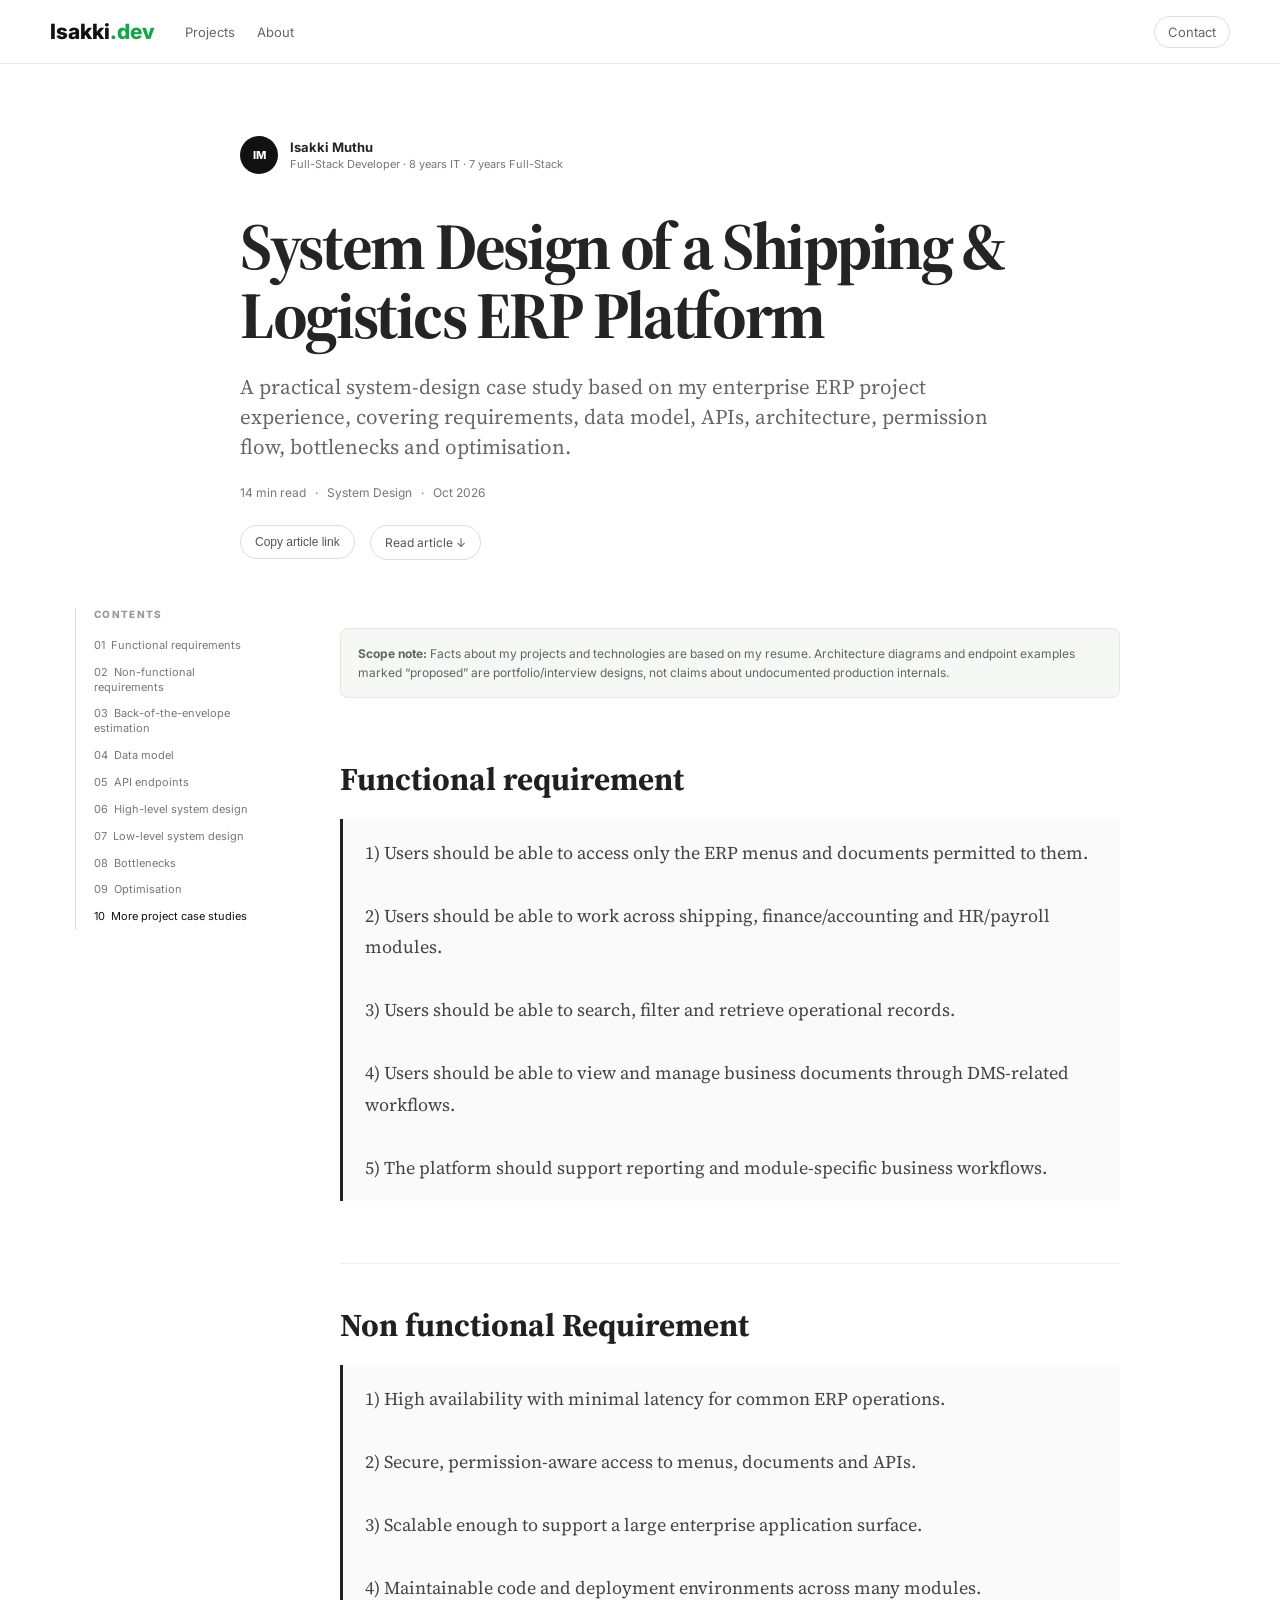
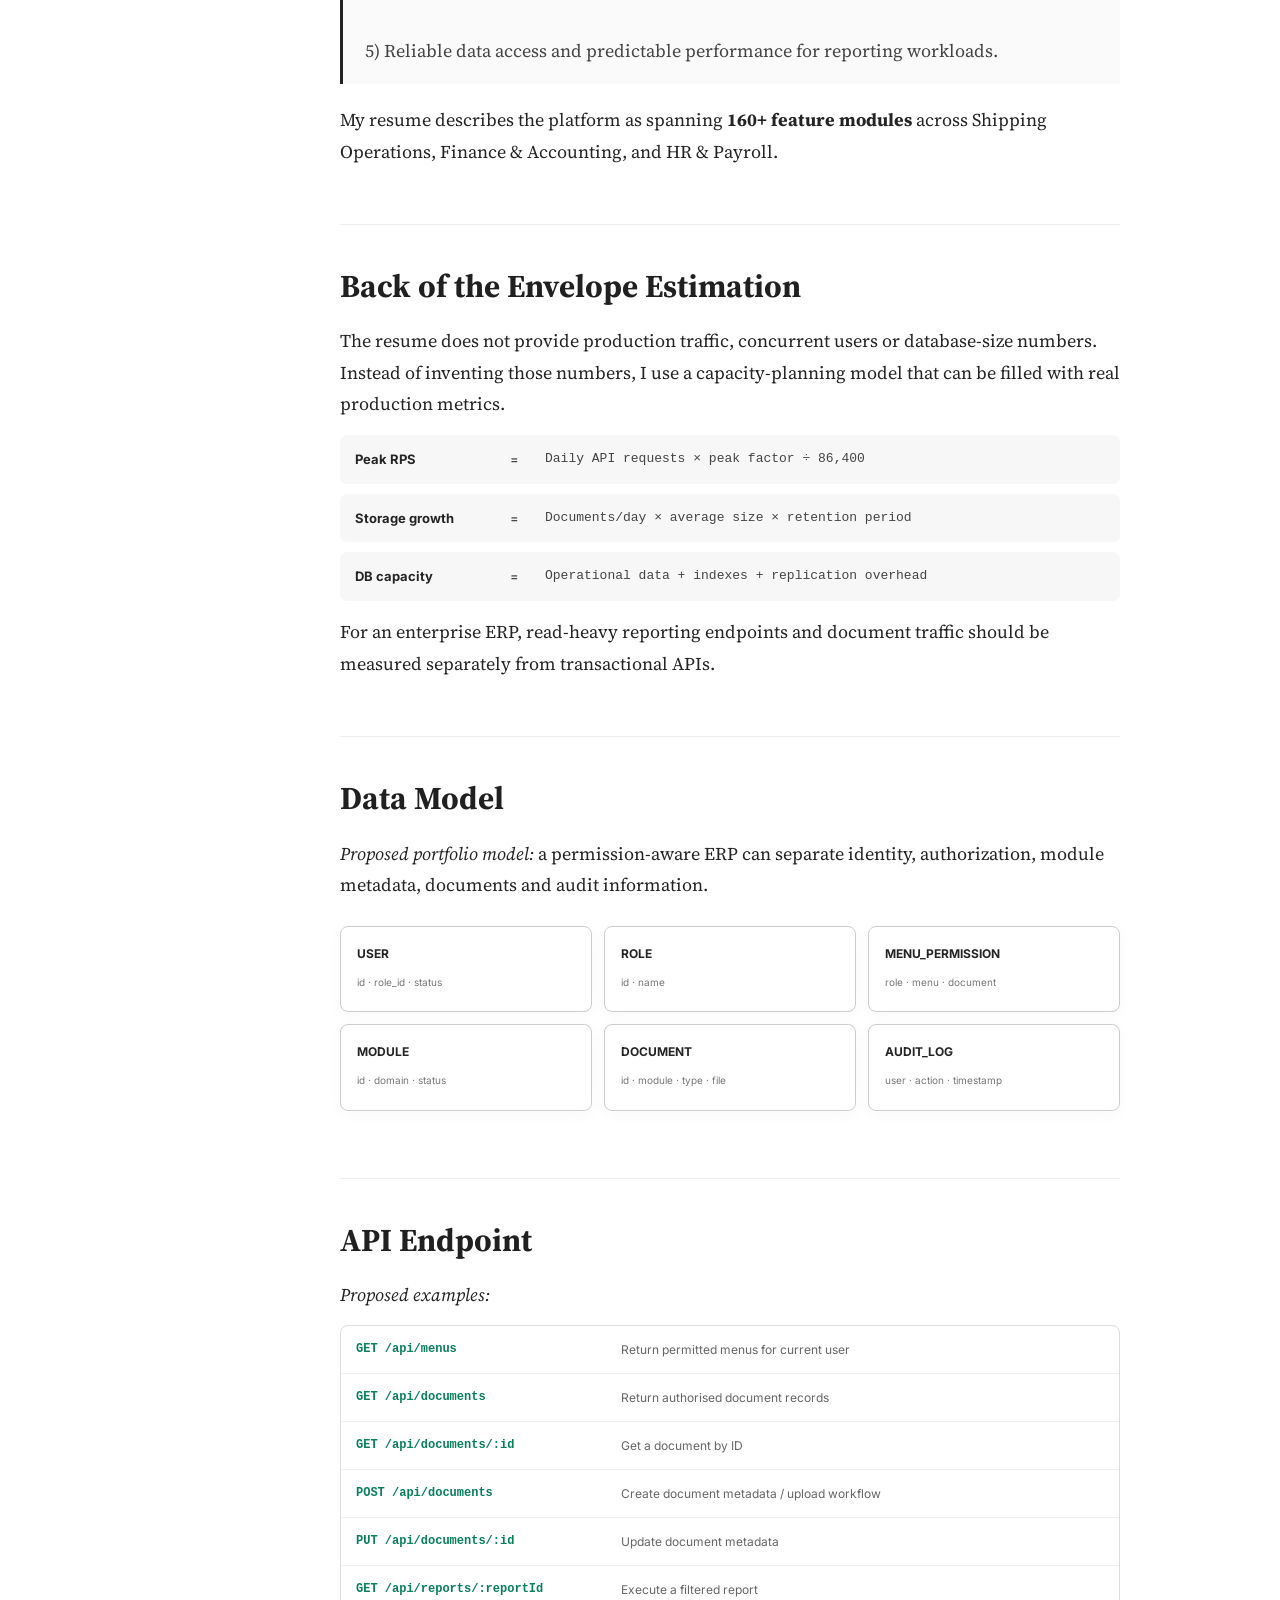
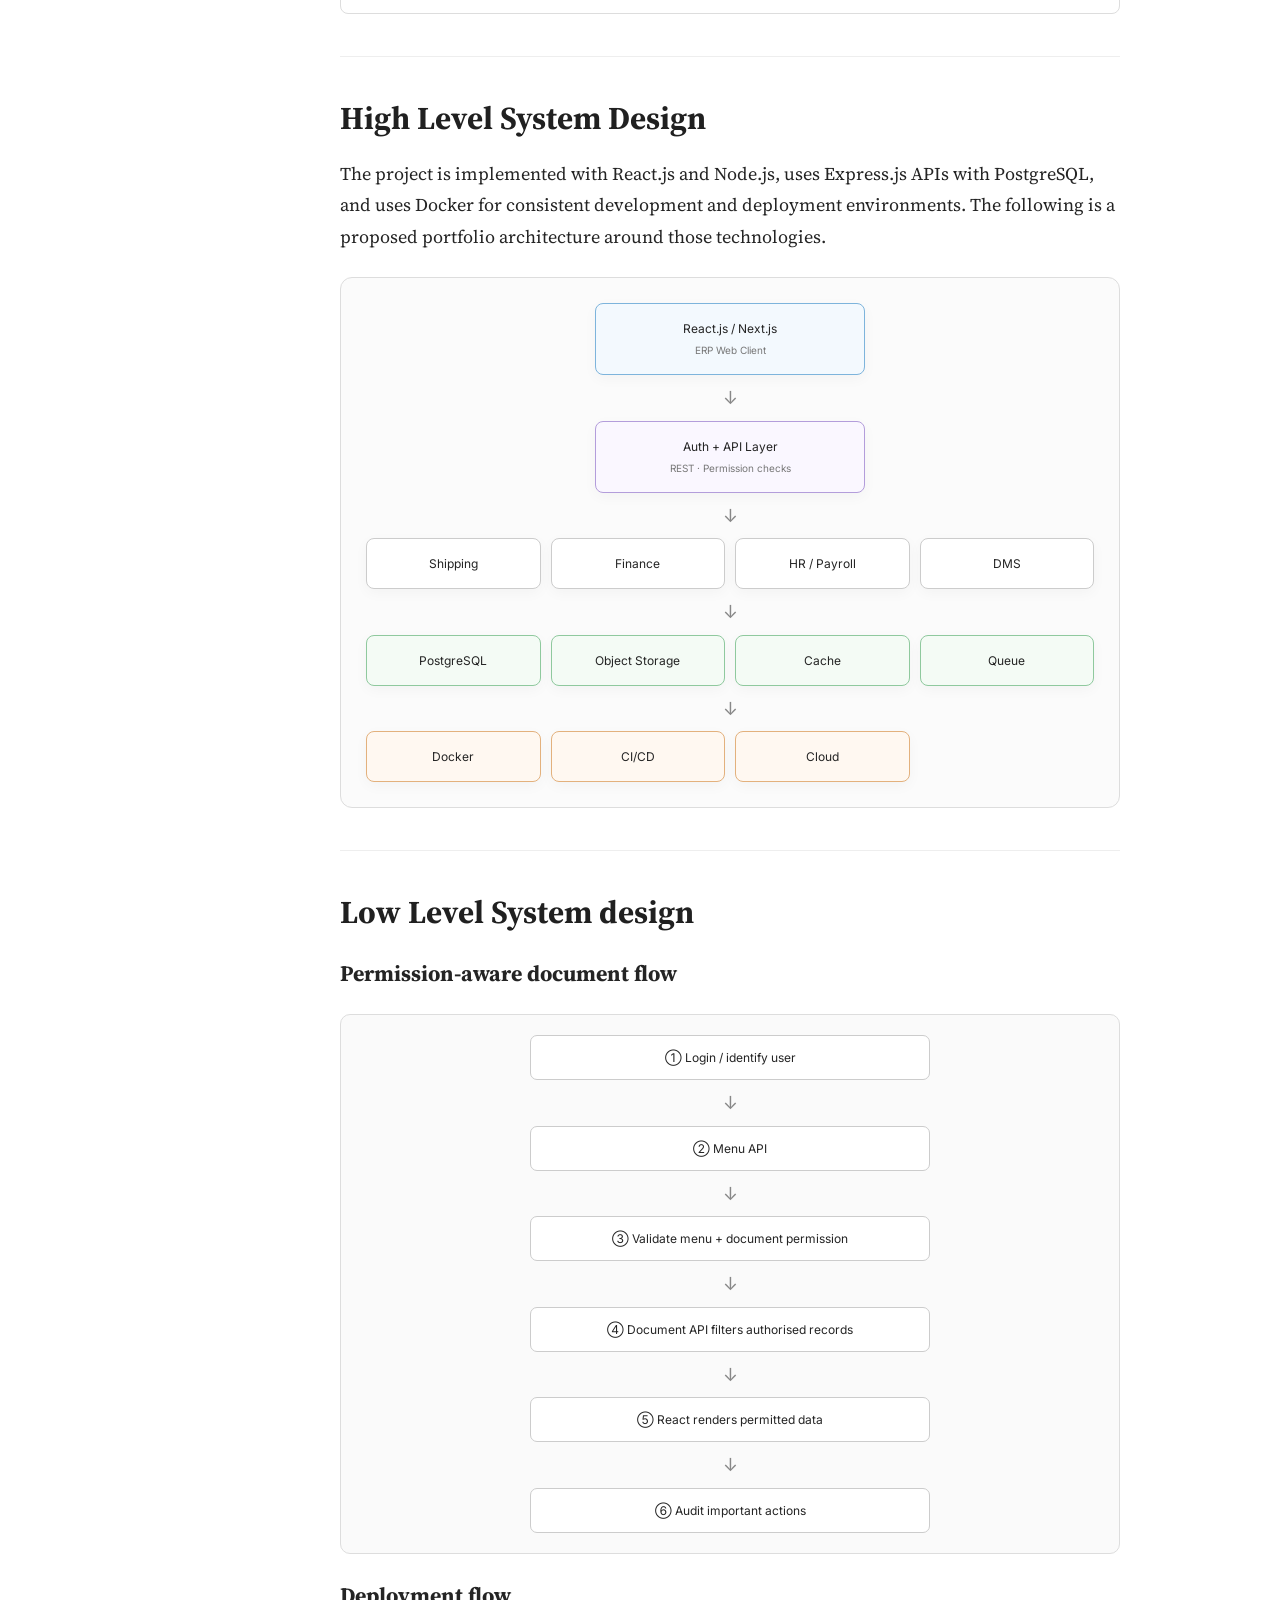
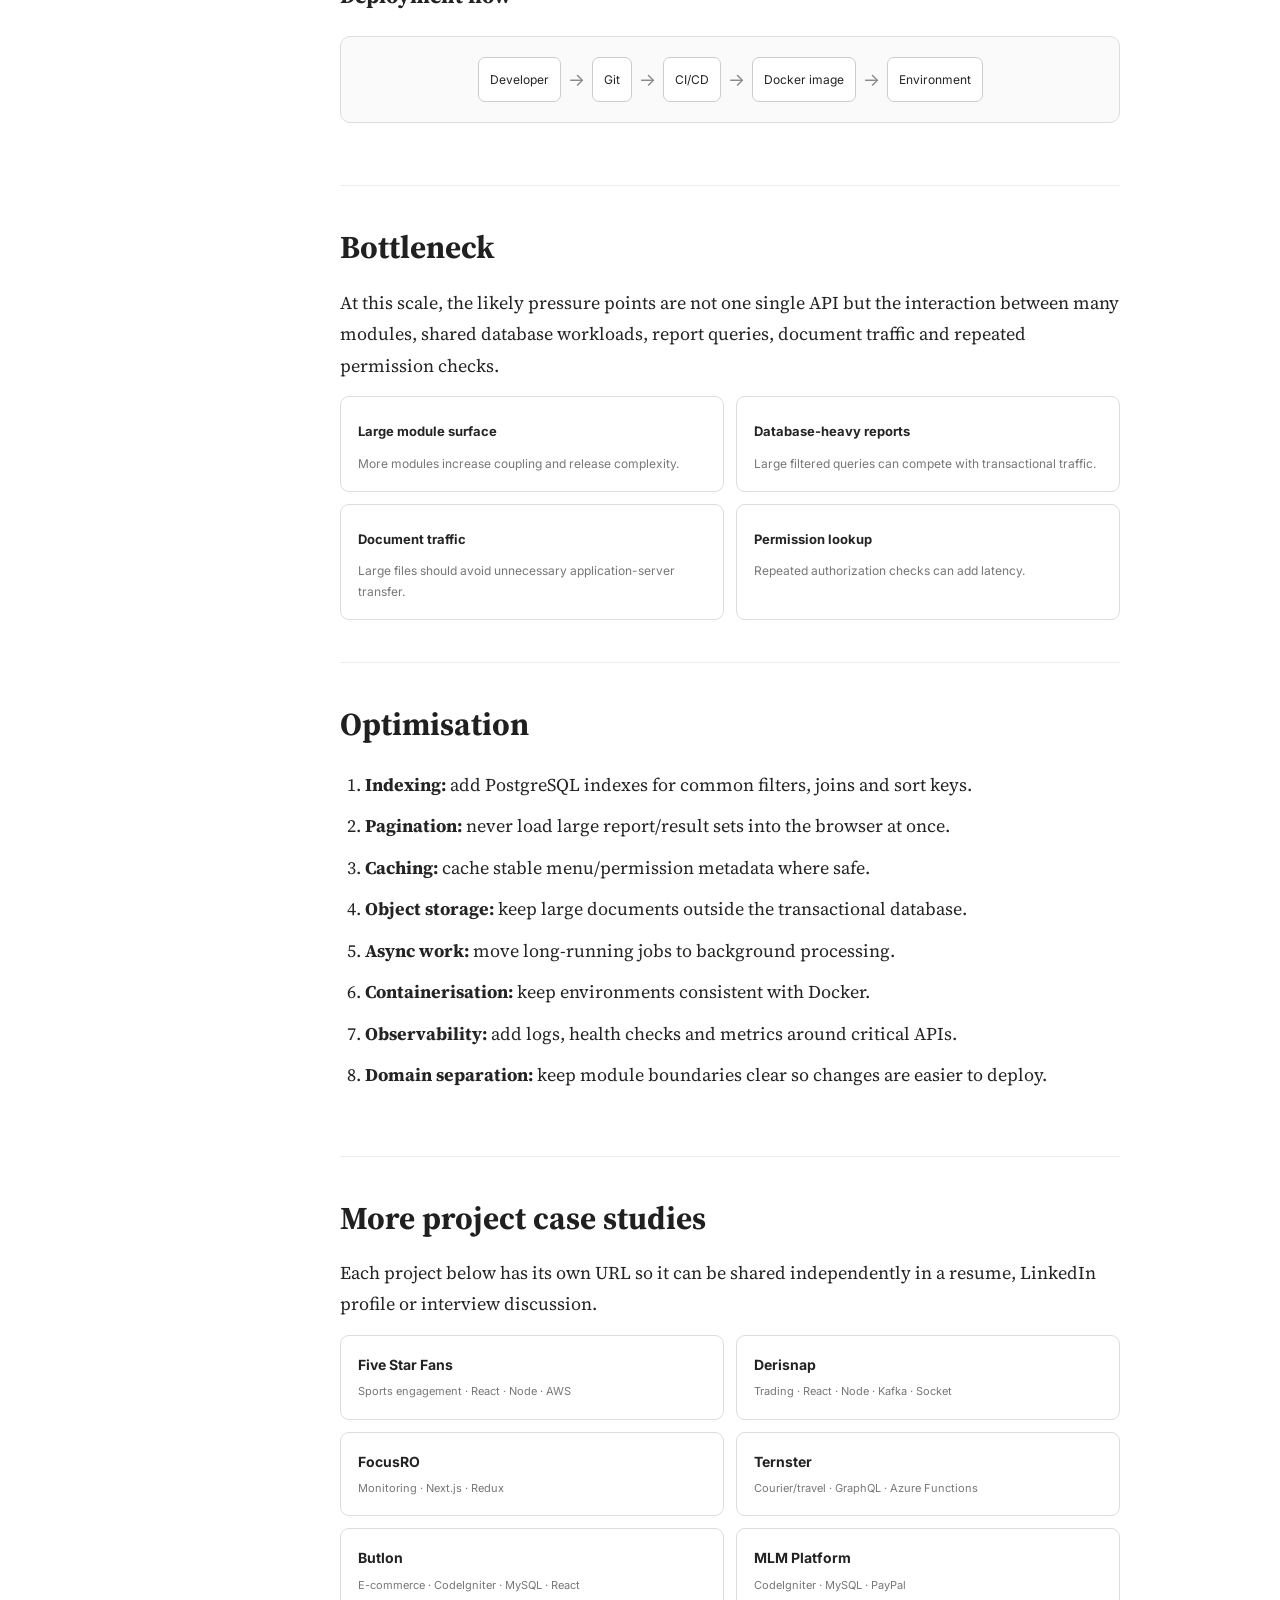
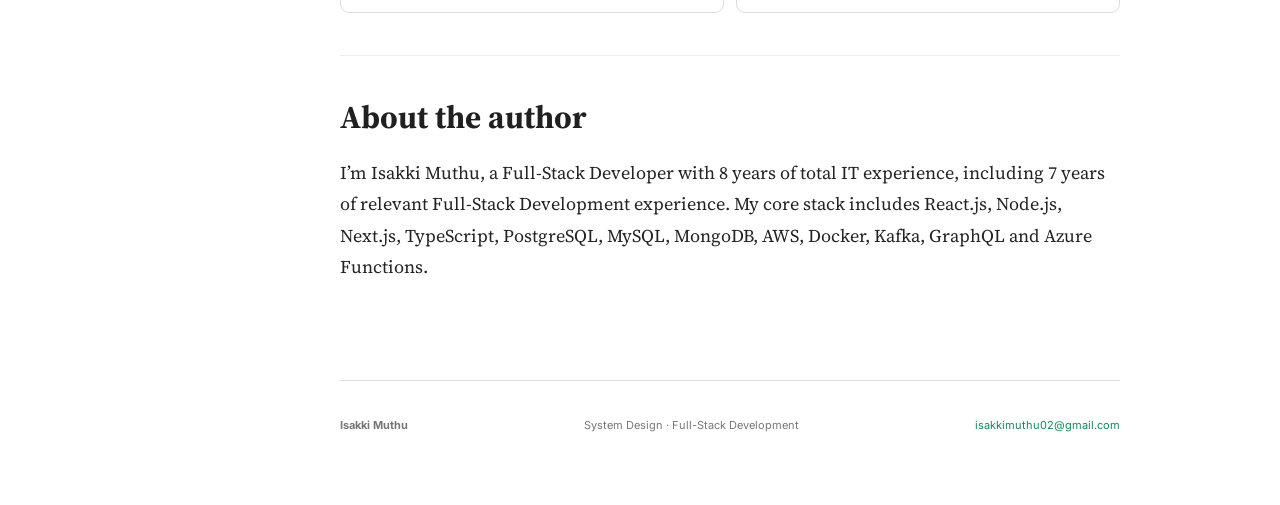
<file: index.html>
<!doctype html>
<html lang="en">
<head>
<meta charset="utf-8">
<meta name="viewport" content="width=device-width,initial-scale=1">
<title>Isakki Muthu — System Design Portfolio</title>
<meta name="description" content="System design case studies by Isakki Muthu.">
<link rel="stylesheet" href="styles.css">
</head>
<body>
<header class="top"><a class="logo" href="index.html">Isakki<span>.dev</span></a><nav><a href="#projects">Projects</a><a href="#about">About</a></nav><a class="toplink" href="mailto:isakkimuthu02@gmail.com">Contact</a></header>

<main>
<section class="intro">
<div class="author"><div class="avatar">IM</div><div><b>Isakki Muthu</b><small>Full-Stack Developer · 8 years IT · 7 years Full-Stack</small></div></div>
<h1>System Design of a Shipping &amp; Logistics ERP Platform</h1>
<p class="dek">A practical system-design case study based on my enterprise ERP project experience, covering requirements, data model, APIs, architecture, permission flow, bottlenecks and optimisation.</p>
<div class="meta"><span>14 min read</span><span>·</span><span>System Design</span><span>·</span><span>Oct 2026</span></div>
<div class="share"><button onclick="copyLink()">Copy article link</button><a href="#contents">Read article ↓</a></div>
</section>

<div class="page">
<aside class="sidebar" id="contents"><div class="side-title">CONTENTS</div>
<a href="#functional">01&nbsp; Functional requirements</a><a href="#nonfunctional">02&nbsp; Non-functional requirements</a><a href="#estimation">03&nbsp; Back-of-the-envelope estimation</a><a href="#data">04&nbsp; Data model</a><a href="#api">05&nbsp; API endpoints</a><a href="#highlevel">06&nbsp; High-level system design</a><a href="#lowlevel">07&nbsp; Low-level system design</a><a href="#bottleneck">08&nbsp; Bottlenecks</a><a href="#optimisation">09&nbsp; Optimisation</a><a href="#projects">10&nbsp; More project case studies</a>
</aside>

<article class="article">
<div class="note"><b>Scope note:</b> Facts about my projects and technologies are based on my resume. Architecture diagrams and endpoint examples marked “proposed” are portfolio/interview designs, not claims about undocumented production internals.</div>

<section id="functional"><h2>Functional requirement</h2>
<blockquote>1) Users should be able to access only the ERP menus and documents permitted to them.<br><br>2) Users should be able to work across shipping, finance/accounting and HR/payroll modules.<br><br>3) Users should be able to search, filter and retrieve operational records.<br><br>4) Users should be able to view and manage business documents through DMS-related workflows.<br><br>5) The platform should support reporting and module-specific business workflows.</blockquote>
</section>

<section id="nonfunctional"><h2>Non functional Requirement</h2>
<blockquote>1) High availability with minimal latency for common ERP operations.<br><br>2) Secure, permission-aware access to menus, documents and APIs.<br><br>3) Scalable enough to support a large enterprise application surface.<br><br>4) Maintainable code and deployment environments across many modules.<br><br>5) Reliable data access and predictable performance for reporting workloads.</blockquote>
<p>My resume describes the platform as spanning <b>160+ feature modules</b> across Shipping Operations, Finance &amp; Accounting, and HR &amp; Payroll.</p>
</section>

<section id="estimation"><h2>Back of the Envelope Estimation</h2>
<p>The resume does not provide production traffic, concurrent users or database-size numbers. Instead of inventing those numbers, I use a capacity-planning model that can be filled with real production metrics.</p>
<div class="math"><b>Peak RPS</b><span>=</span><code>Daily API requests × peak factor ÷ 86,400</code></div>
<div class="math"><b>Storage growth</b><span>=</span><code>Documents/day × average size × retention period</code></div>
<div class="math"><b>DB capacity</b><span>=</span><code>Operational data + indexes + replication overhead</code></div>
<p>For an enterprise ERP, read-heavy reporting endpoints and document traffic should be measured separately from transactional APIs.</p>
</section>

<section id="data"><h2>Data Model</h2>
<p><i>Proposed portfolio model:</i> a permission-aware ERP can separate identity, authorization, module metadata, documents and audit information.</p>
<div class="diagram schema">
<div class="dbbox"><b>USER</b><small>id · role_id · status</small></div><div class="dbbox"><b>ROLE</b><small>id · name</small></div><div class="dbbox"><b>MENU_PERMISSION</b><small>role · menu · document</small></div>
<div class="dbbox"><b>MODULE</b><small>id · domain · status</small></div><div class="dbbox"><b>DOCUMENT</b><small>id · module · type · file</small></div><div class="dbbox"><b>AUDIT_LOG</b><small>user · action · timestamp</small></div>
</div>
</section>

<section id="api"><h2>API Endpoint</h2>
<p><i>Proposed examples:</i></p>
<div class="api"><div><code>GET /api/menus</code><span>Return permitted menus for current user</span></div><div><code>GET /api/documents</code><span>Return authorised document records</span></div><div><code>GET /api/documents/:id</code><span>Get a document by ID</span></div><div><code>POST /api/documents</code><span>Create document metadata / upload workflow</span></div><div><code>PUT /api/documents/:id</code><span>Update document metadata</span></div><div><code>GET /api/reports/:reportId</code><span>Execute a filtered report</span></div></div>
</section>

<section id="highlevel"><h2>High Level System Design</h2>
<p>The project is implemented with React.js and Node.js, uses Express.js APIs with PostgreSQL, and uses Docker for consistent development and deployment environments. The following is a proposed portfolio architecture around those technologies.</p>
<div class="arch">
<div class="archnode blue">React.js / Next.js<br><small>ERP Web Client</small></div><div class="down">↓</div>
<div class="archnode purple">Auth + API Layer<br><small>REST · Permission checks</small></div><div class="down">↓</div>
<div class="row"><div class="archnode">Shipping</div><div class="archnode">Finance</div><div class="archnode">HR / Payroll</div><div class="archnode">DMS</div></div>
<div class="down">↓</div>
<div class="row"><div class="archnode green">PostgreSQL</div><div class="archnode green">Object Storage</div><div class="archnode green">Cache</div><div class="archnode green">Queue</div></div>
<div class="down">↓</div>
<div class="row"><div class="archnode orange">Docker</div><div class="archnode orange">CI/CD</div><div class="archnode orange">Cloud</div></div>
</div>
</section>

<section id="lowlevel"><h2>Low Level System design</h2>
<h3>Permission-aware document flow</h3>
<div class="flow">
<div>① Login / identify user</div><span>↓</span><div>② Menu API</div><span>↓</span><div>③ Validate menu + document permission</div><span>↓</span><div>④ Document API filters authorised records</div><span>↓</span><div>⑤ React renders permitted data</div><span>↓</span><div>⑥ Audit important actions</div>
</div>
<h3>Deployment flow</h3>
<div class="flow horizontal"><div>Developer</div><span>→</span><div>Git</div><span>→</span><div>CI/CD</div><span>→</span><div>Docker image</div><span>→</span><div>Environment</div></div>
</section>

<section id="bottleneck"><h2>Bottleneck</h2>
<p>At this scale, the likely pressure points are not one single API but the interaction between many modules, shared database workloads, report queries, document traffic and repeated permission checks.</p>
<div class="cards"><div><b>Large module surface</b><p>More modules increase coupling and release complexity.</p></div><div><b>Database-heavy reports</b><p>Large filtered queries can compete with transactional traffic.</p></div><div><b>Document traffic</b><p>Large files should avoid unnecessary application-server transfer.</p></div><div><b>Permission lookup</b><p>Repeated authorization checks can add latency.</p></div></div>
</section>

<section id="optimisation"><h2>Optimisation</h2>
<ol class="numbered"><li><b>Indexing:</b> add PostgreSQL indexes for common filters, joins and sort keys.</li><li><b>Pagination:</b> never load large report/result sets into the browser at once.</li><li><b>Caching:</b> cache stable menu/permission metadata where safe.</li><li><b>Object storage:</b> keep large documents outside the transactional database.</li><li><b>Async work:</b> move long-running jobs to background processing.</li><li><b>Containerisation:</b> keep environments consistent with Docker.</li><li><b>Observability:</b> add logs, health checks and metrics around critical APIs.</li><li><b>Domain separation:</b> keep module boundaries clear so changes are easier to deploy.</li></ol>
</section>

<section id="projects"><h2>More project case studies</h2><p>Each project below has its own URL so it can be shared independently in a resume, LinkedIn profile or interview discussion.</p>
<div class="projects">
<a href="projects/five-star-fans.html"><b>Five Star Fans</b><small>Sports engagement · React · Node · AWS</small></a>
<a href="projects/derisnap.html"><b>Derisnap</b><small>Trading · React · Node · Kafka · Socket</small></a>
<a href="projects/focusro.html"><b>FocusRO</b><small>Monitoring · Next.js · Redux</small></a>
<a href="projects/ternster.html"><b>Ternster</b><small>Courier/travel · GraphQL · Azure Functions</small></a>
<a href="projects/butlon.html"><b>Butlon</b><small>E-commerce · CodeIgniter · MySQL · React</small></a>
<a href="projects/mlm.html"><b>MLM Platform</b><small>CodeIgniter · MySQL · PayPal</small></a>
</div></section>

<section id="about"><h2>About the author</h2><p>I’m Isakki Muthu, a Full-Stack Developer with 8 years of total IT experience, including 7 years of relevant Full-Stack Development experience. My core stack includes React.js, Node.js, Next.js, TypeScript, PostgreSQL, MySQL, MongoDB, AWS, Docker, Kafka, GraphQL and Azure Functions.</p></section>
<footer><b>Isakki Muthu</b><span>System Design · Full-Stack Development</span><a href="mailto:isakkimuthu02@gmail.com">isakkimuthu02@gmail.com</a></footer>
</article></div></main>
<script src="script.js"></script>
</body></html>
</file>
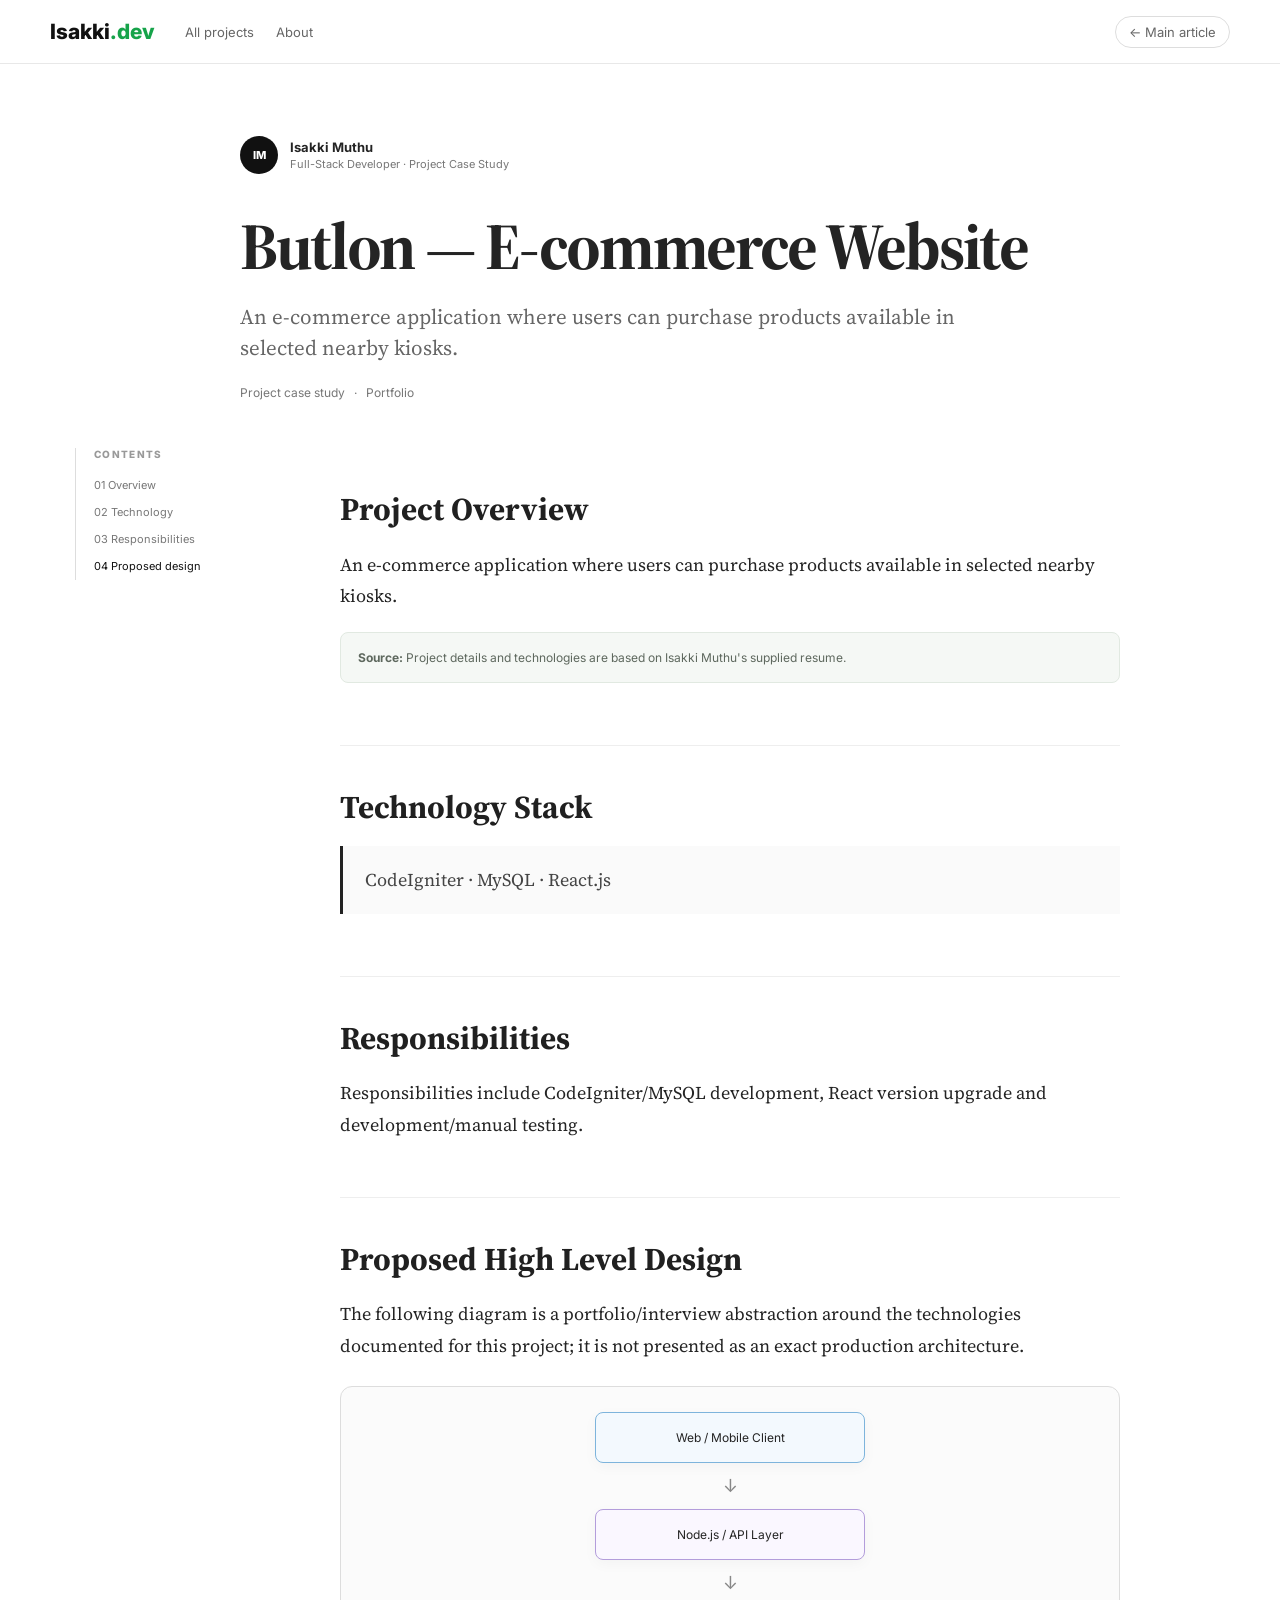
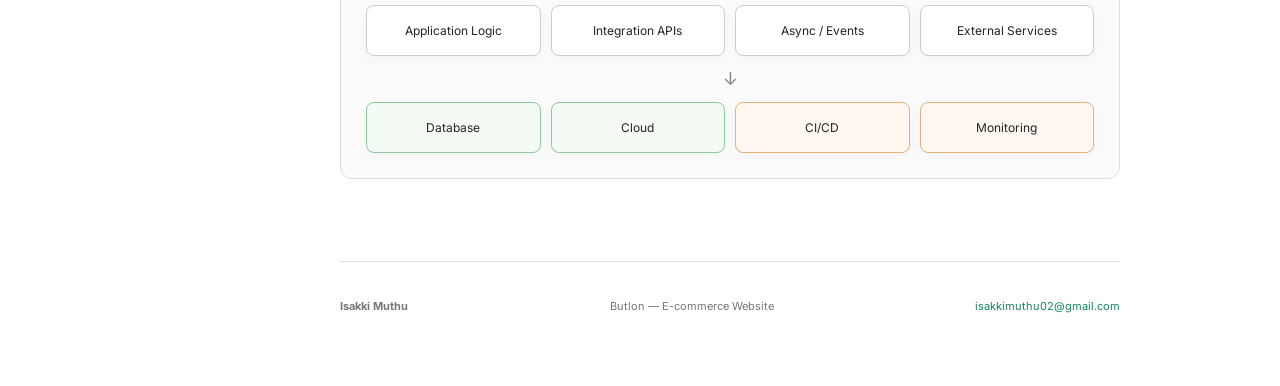
<file: projects/butlon.html>
<!doctype html><html><head><meta charset="utf-8"><meta name="viewport" content="width=device-width,initial-scale=1"><title>Butlon — E-commerce Website · Isakki Muthu</title><link rel="stylesheet" href="../styles.css"></head><body>
<header class="top"><a class="logo" href="../index.html">Isakki<span>.dev</span></a><nav><a href="../index.html#projects">All projects</a><a href="../index.html#about">About</a></nav><a class="toplink" href="../index.html">← Main article</a></header>
<section class="intro"><div class="author"><div class="avatar">IM</div><div><b>Isakki Muthu</b><small>Full-Stack Developer · Project Case Study</small></div></div><h1>Butlon — E-commerce Website</h1><p class="dek">An e-commerce application where users can purchase products available in selected nearby kiosks.</p><div class="meta"><span>Project case study</span><span>·</span><span>Portfolio</span></div></section>
<div class="page"><aside class="sidebar"><div class="side-title">CONTENTS</div><a href="#overview">01 Overview</a><a href="#stack">02 Technology</a><a href="#responsibilities">03 Responsibilities</a><a href="#design">04 Proposed design</a></aside>
<article class="article"><section id="overview"><h2>Project Overview</h2><p>An e-commerce application where users can purchase products available in selected nearby kiosks.</p><div class="note"><b>Source:</b> Project details and technologies are based on Isakki Muthu's supplied resume.</div></section>
<section id="stack"><h2>Technology Stack</h2><blockquote>CodeIgniter · MySQL · React.js</blockquote></section>
<section id="responsibilities"><h2>Responsibilities</h2><p>Responsibilities include CodeIgniter/MySQL development, React version upgrade and development/manual testing.</p></section>
<section id="design"><h2>Proposed High Level Design</h2><p>The following diagram is a portfolio/interview abstraction around the technologies documented for this project; it is not presented as an exact production architecture.</p><div class="arch"><div class="archnode blue">Web / Mobile Client</div><div class="down">↓</div><div class="archnode purple">Node.js / API Layer</div><div class="down">↓</div><div class="row"><div class="archnode">Application Logic</div><div class="archnode">Integration APIs</div><div class="archnode">Async / Events</div><div class="archnode">External Services</div></div><div class="down">↓</div><div class="row"><div class="archnode green">Database</div><div class="archnode green">Cloud</div><div class="archnode orange">CI/CD</div><div class="archnode orange">Monitoring</div></div></div></section>
<footer><b>Isakki Muthu</b><span>Butlon — E-commerce Website</span><a href="mailto:isakkimuthu02@gmail.com">isakkimuthu02@gmail.com</a></footer></article></div><script src="../script.js"></script></body></html>
</file>
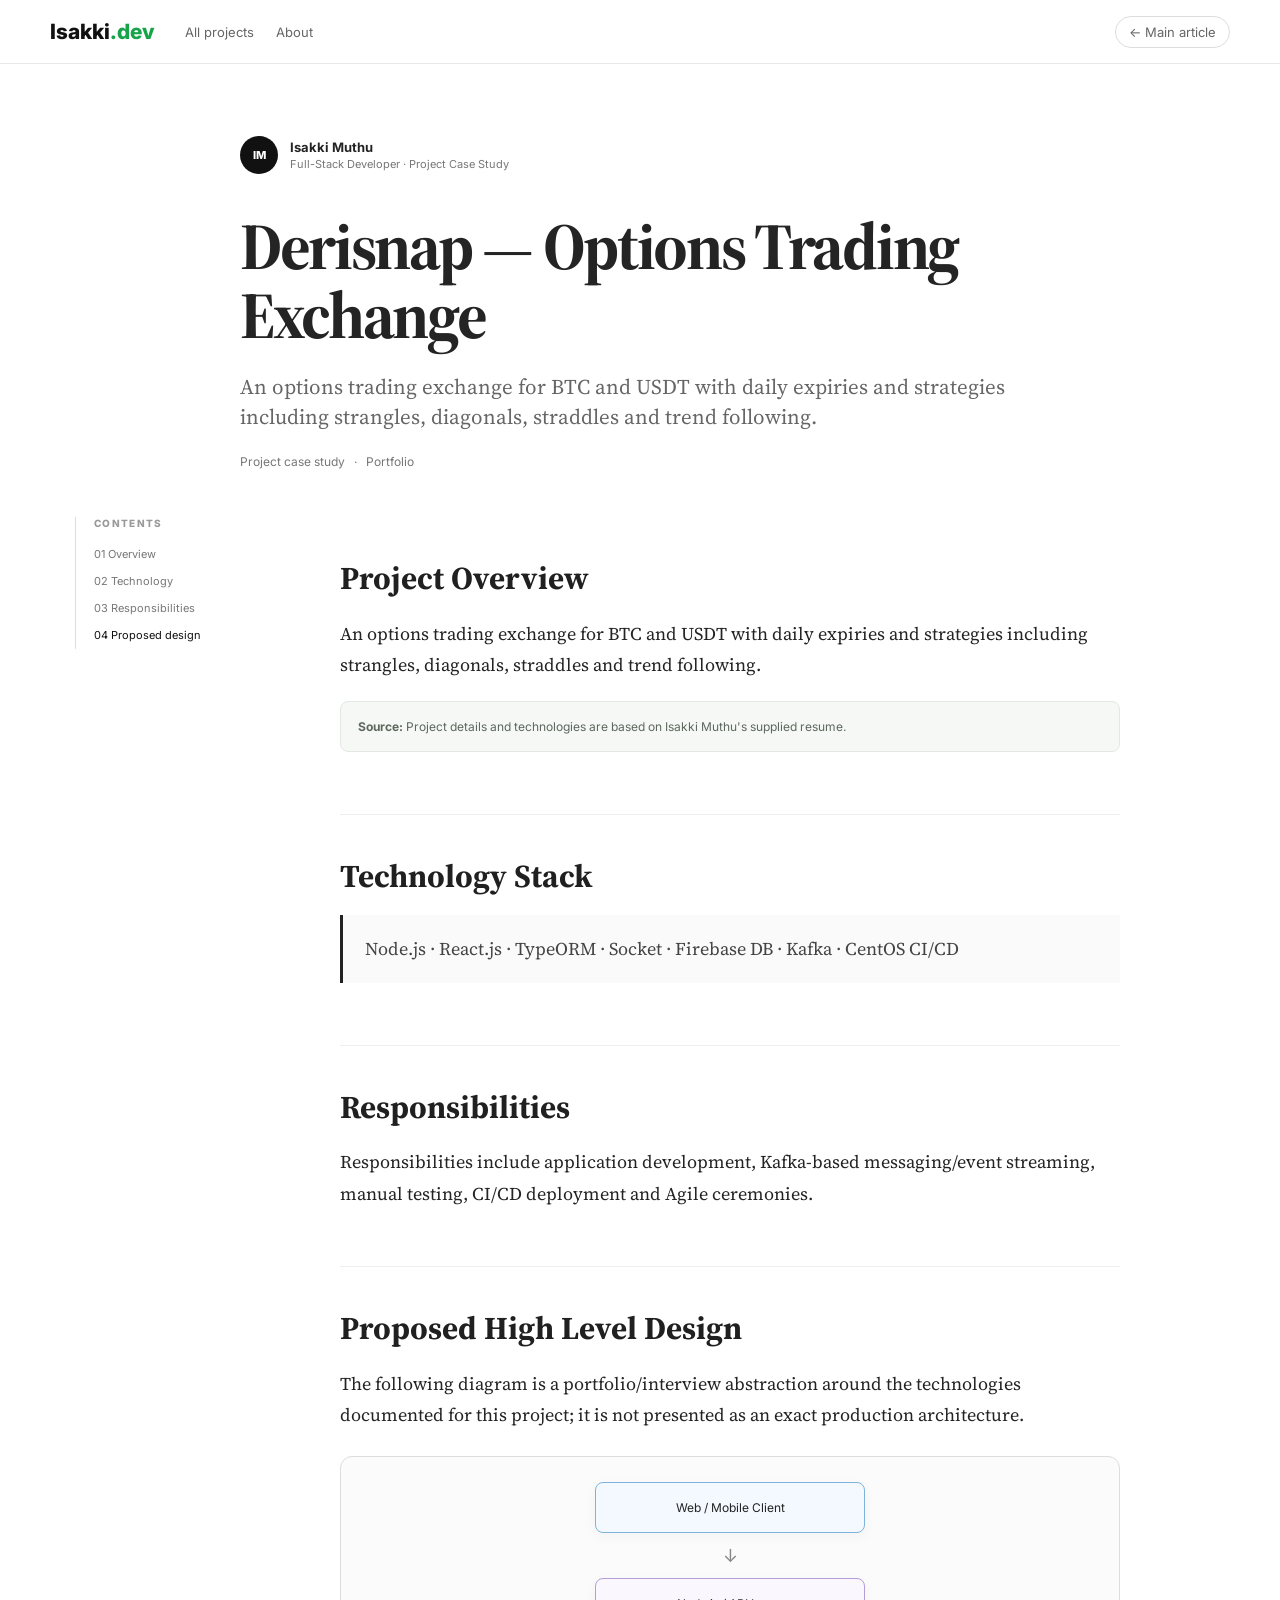
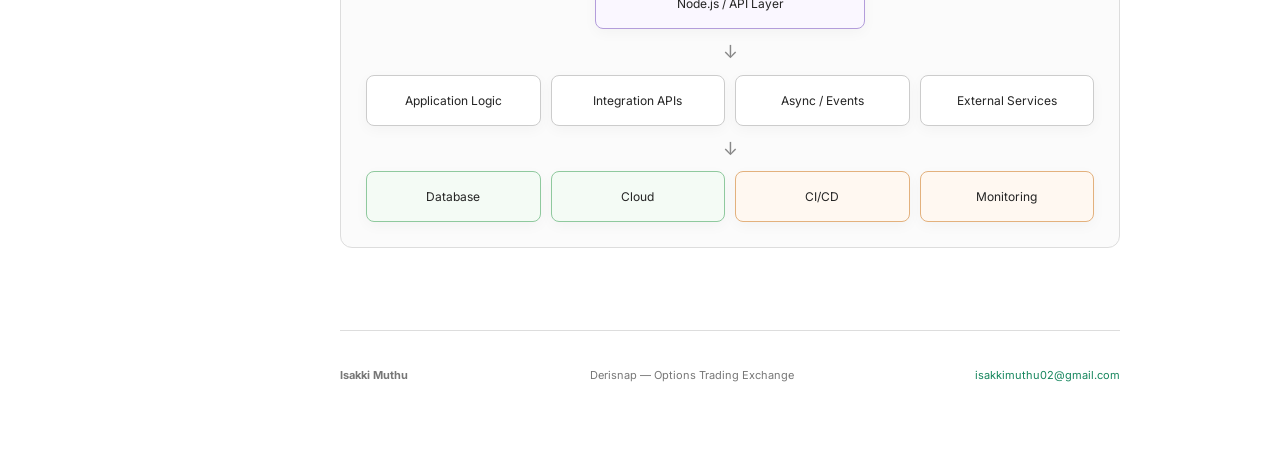
<file: projects/derisnap.html>
<!doctype html><html><head><meta charset="utf-8"><meta name="viewport" content="width=device-width,initial-scale=1"><title>Derisnap — Options Trading Exchange · Isakki Muthu</title><link rel="stylesheet" href="../styles.css"></head><body>
<header class="top"><a class="logo" href="../index.html">Isakki<span>.dev</span></a><nav><a href="../index.html#projects">All projects</a><a href="../index.html#about">About</a></nav><a class="toplink" href="../index.html">← Main article</a></header>
<section class="intro"><div class="author"><div class="avatar">IM</div><div><b>Isakki Muthu</b><small>Full-Stack Developer · Project Case Study</small></div></div><h1>Derisnap — Options Trading Exchange</h1><p class="dek">An options trading exchange for BTC and USDT with daily expiries and strategies including strangles, diagonals, straddles and trend following.</p><div class="meta"><span>Project case study</span><span>·</span><span>Portfolio</span></div></section>
<div class="page"><aside class="sidebar"><div class="side-title">CONTENTS</div><a href="#overview">01 Overview</a><a href="#stack">02 Technology</a><a href="#responsibilities">03 Responsibilities</a><a href="#design">04 Proposed design</a></aside>
<article class="article"><section id="overview"><h2>Project Overview</h2><p>An options trading exchange for BTC and USDT with daily expiries and strategies including strangles, diagonals, straddles and trend following.</p><div class="note"><b>Source:</b> Project details and technologies are based on Isakki Muthu's supplied resume.</div></section>
<section id="stack"><h2>Technology Stack</h2><blockquote>Node.js · React.js · TypeORM · Socket · Firebase DB · Kafka · CentOS CI/CD</blockquote></section>
<section id="responsibilities"><h2>Responsibilities</h2><p>Responsibilities include application development, Kafka-based messaging/event streaming, manual testing, CI/CD deployment and Agile ceremonies.</p></section>
<section id="design"><h2>Proposed High Level Design</h2><p>The following diagram is a portfolio/interview abstraction around the technologies documented for this project; it is not presented as an exact production architecture.</p><div class="arch"><div class="archnode blue">Web / Mobile Client</div><div class="down">↓</div><div class="archnode purple">Node.js / API Layer</div><div class="down">↓</div><div class="row"><div class="archnode">Application Logic</div><div class="archnode">Integration APIs</div><div class="archnode">Async / Events</div><div class="archnode">External Services</div></div><div class="down">↓</div><div class="row"><div class="archnode green">Database</div><div class="archnode green">Cloud</div><div class="archnode orange">CI/CD</div><div class="archnode orange">Monitoring</div></div></div></section>
<footer><b>Isakki Muthu</b><span>Derisnap — Options Trading Exchange</span><a href="mailto:isakkimuthu02@gmail.com">isakkimuthu02@gmail.com</a></footer></article></div><script src="../script.js"></script></body></html>
</file>
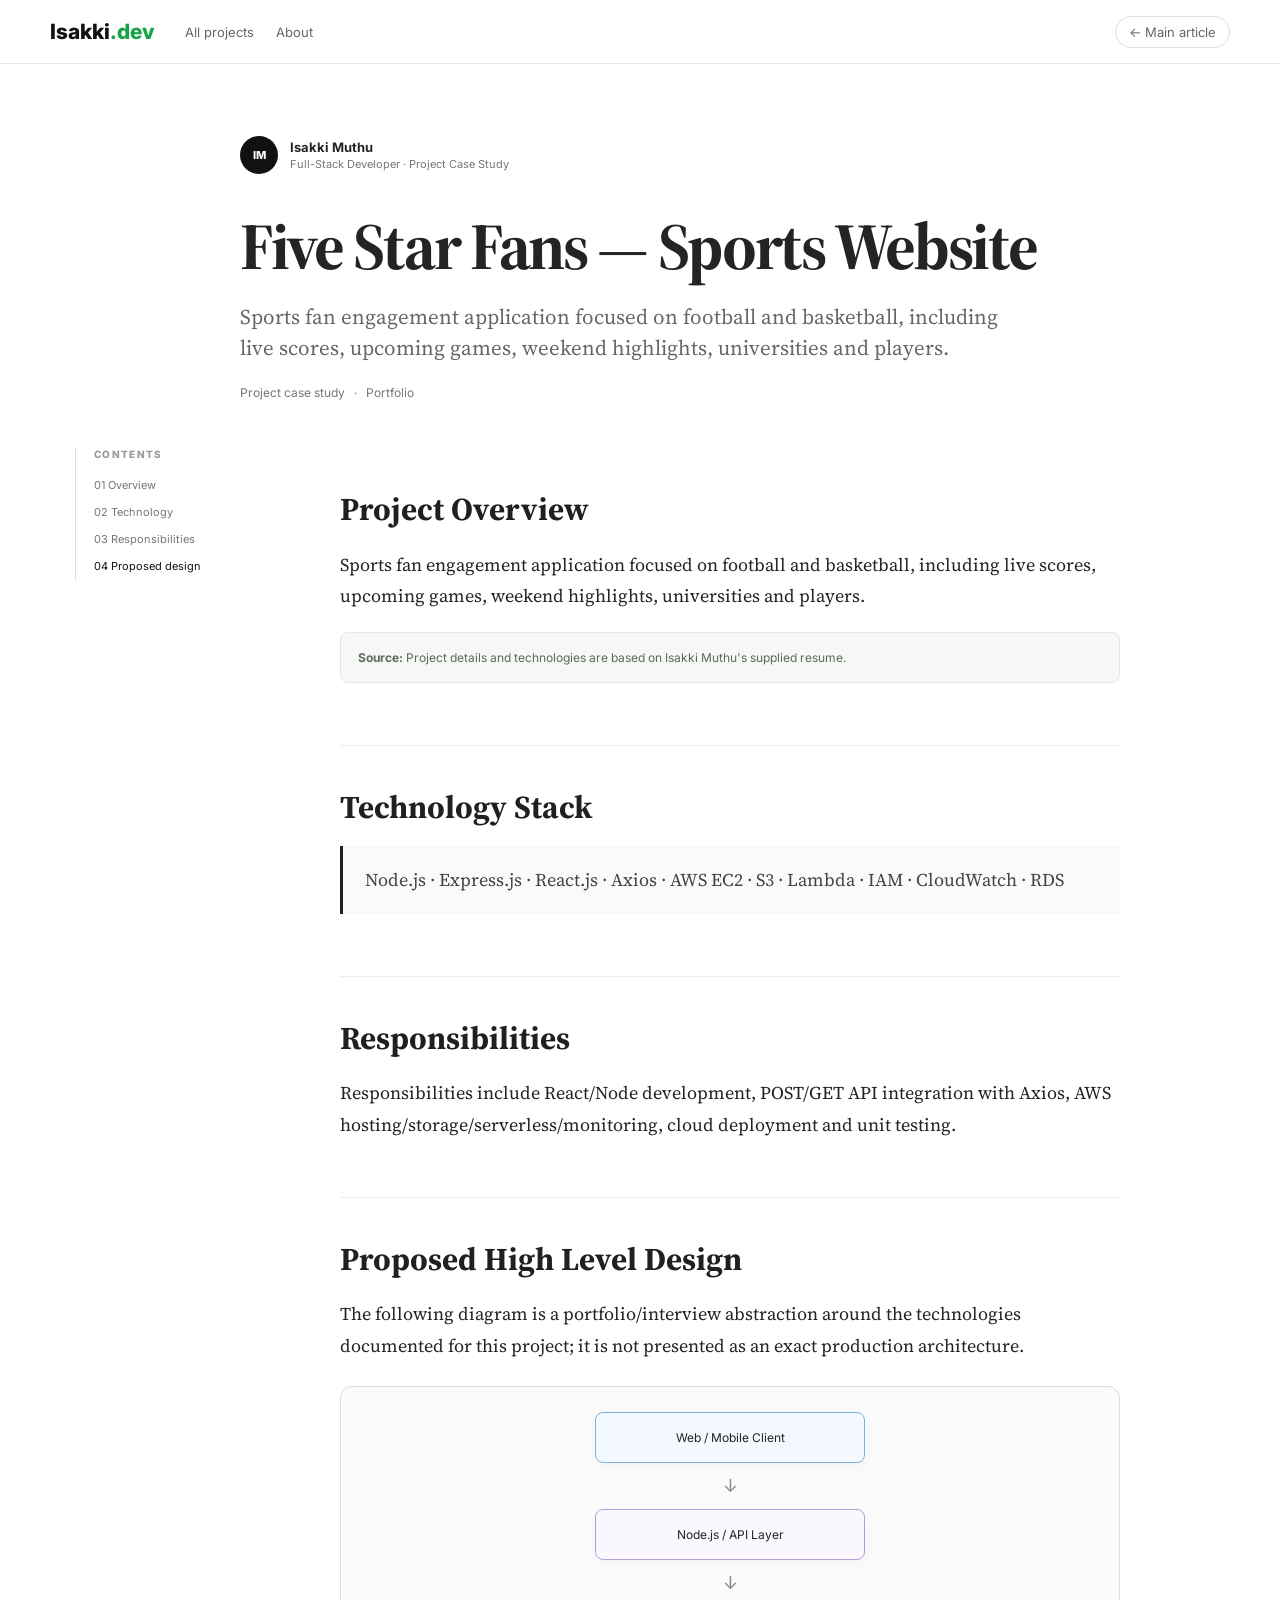
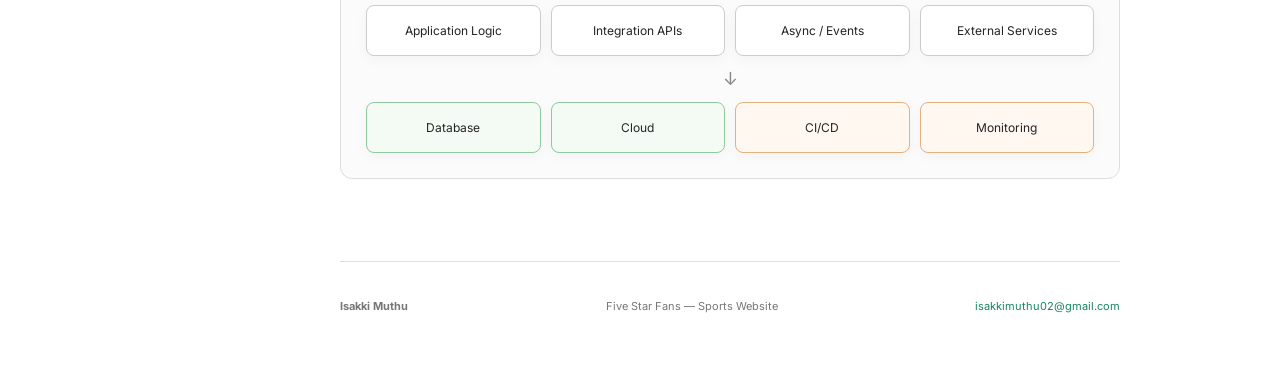
<file: projects/five-star-fans.html>
<!doctype html><html><head><meta charset="utf-8"><meta name="viewport" content="width=device-width,initial-scale=1"><title>Five Star Fans — Sports Website · Isakki Muthu</title><link rel="stylesheet" href="../styles.css"></head><body>
<header class="top"><a class="logo" href="../index.html">Isakki<span>.dev</span></a><nav><a href="../index.html#projects">All projects</a><a href="../index.html#about">About</a></nav><a class="toplink" href="../index.html">← Main article</a></header>
<section class="intro"><div class="author"><div class="avatar">IM</div><div><b>Isakki Muthu</b><small>Full-Stack Developer · Project Case Study</small></div></div><h1>Five Star Fans — Sports Website</h1><p class="dek">Sports fan engagement application focused on football and basketball, including live scores, upcoming games, weekend highlights, universities and players.</p><div class="meta"><span>Project case study</span><span>·</span><span>Portfolio</span></div></section>
<div class="page"><aside class="sidebar"><div class="side-title">CONTENTS</div><a href="#overview">01 Overview</a><a href="#stack">02 Technology</a><a href="#responsibilities">03 Responsibilities</a><a href="#design">04 Proposed design</a></aside>
<article class="article"><section id="overview"><h2>Project Overview</h2><p>Sports fan engagement application focused on football and basketball, including live scores, upcoming games, weekend highlights, universities and players.</p><div class="note"><b>Source:</b> Project details and technologies are based on Isakki Muthu's supplied resume.</div></section>
<section id="stack"><h2>Technology Stack</h2><blockquote>Node.js · Express.js · React.js · Axios · AWS EC2 · S3 · Lambda · IAM · CloudWatch · RDS</blockquote></section>
<section id="responsibilities"><h2>Responsibilities</h2><p>Responsibilities include React/Node development, POST/GET API integration with Axios, AWS hosting/storage/serverless/monitoring, cloud deployment and unit testing.</p></section>
<section id="design"><h2>Proposed High Level Design</h2><p>The following diagram is a portfolio/interview abstraction around the technologies documented for this project; it is not presented as an exact production architecture.</p><div class="arch"><div class="archnode blue">Web / Mobile Client</div><div class="down">↓</div><div class="archnode purple">Node.js / API Layer</div><div class="down">↓</div><div class="row"><div class="archnode">Application Logic</div><div class="archnode">Integration APIs</div><div class="archnode">Async / Events</div><div class="archnode">External Services</div></div><div class="down">↓</div><div class="row"><div class="archnode green">Database</div><div class="archnode green">Cloud</div><div class="archnode orange">CI/CD</div><div class="archnode orange">Monitoring</div></div></div></section>
<footer><b>Isakki Muthu</b><span>Five Star Fans — Sports Website</span><a href="mailto:isakkimuthu02@gmail.com">isakkimuthu02@gmail.com</a></footer></article></div><script src="../script.js"></script></body></html>
</file>
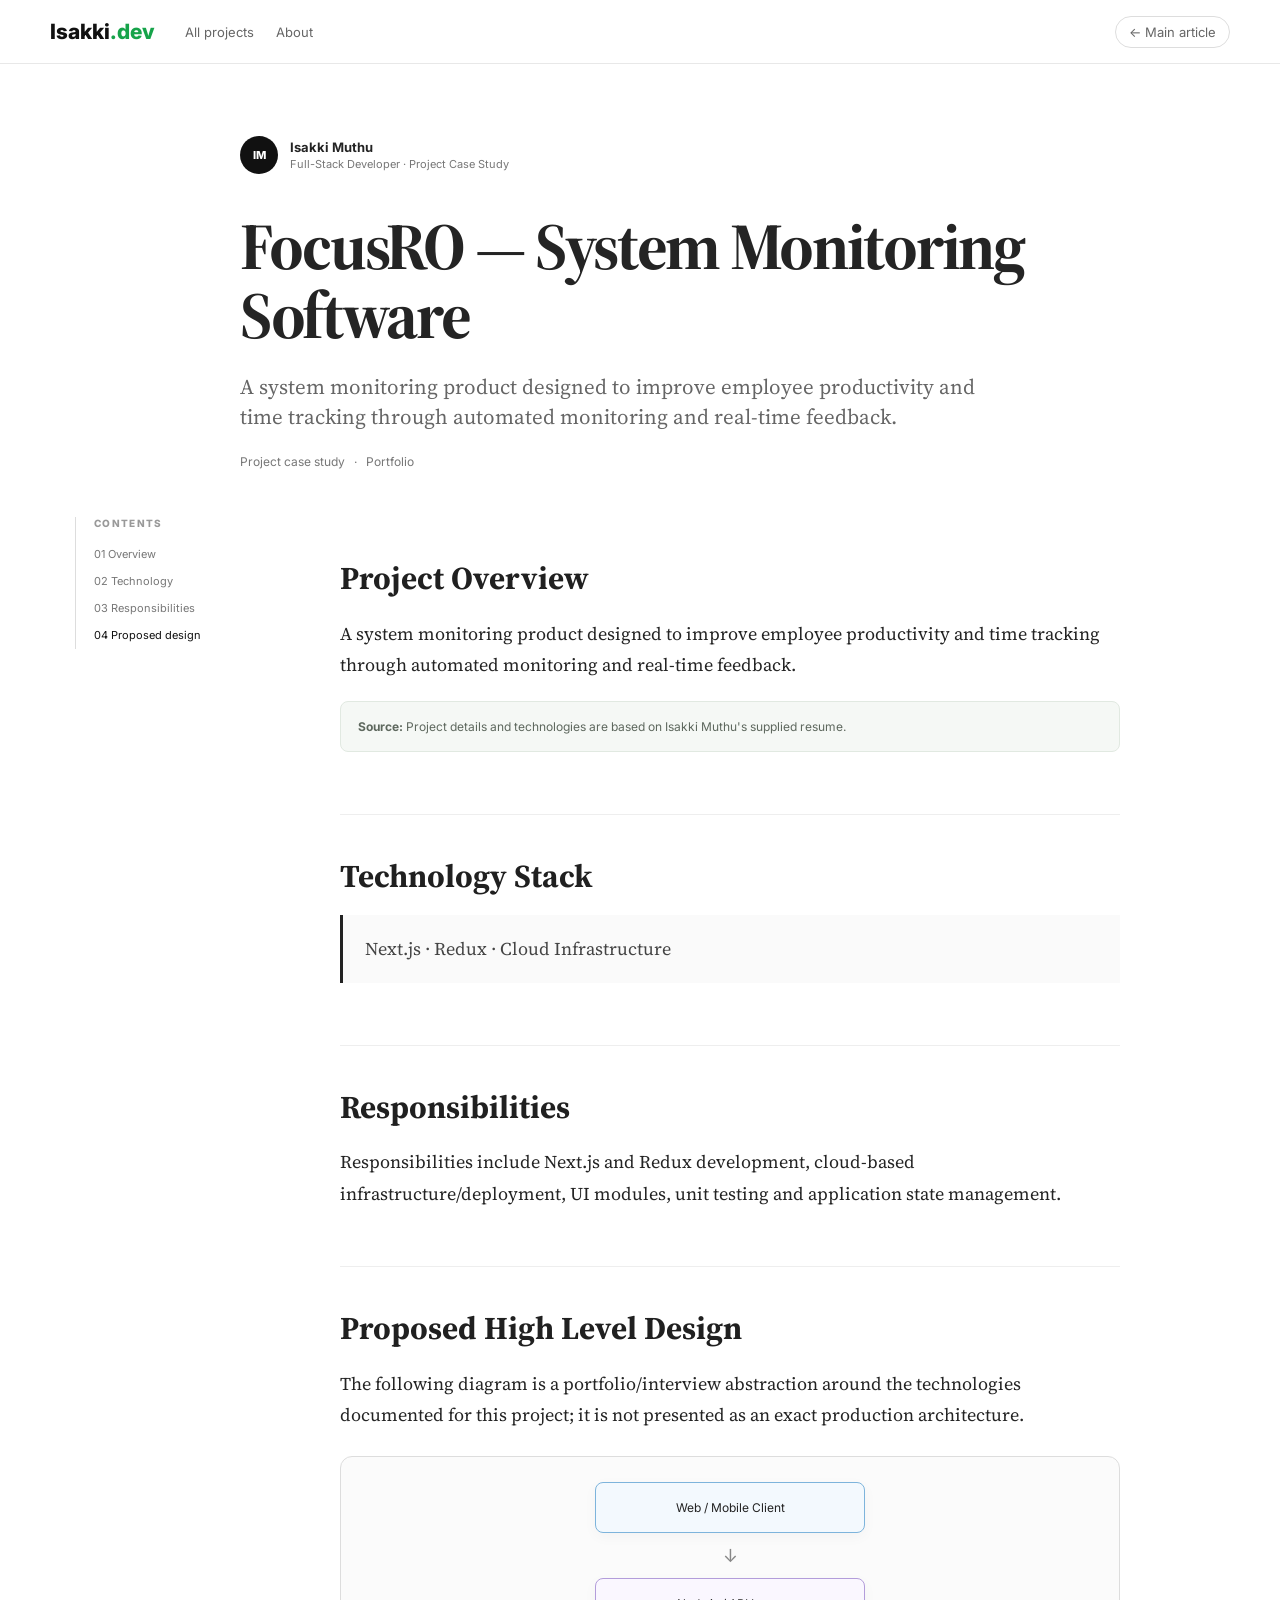
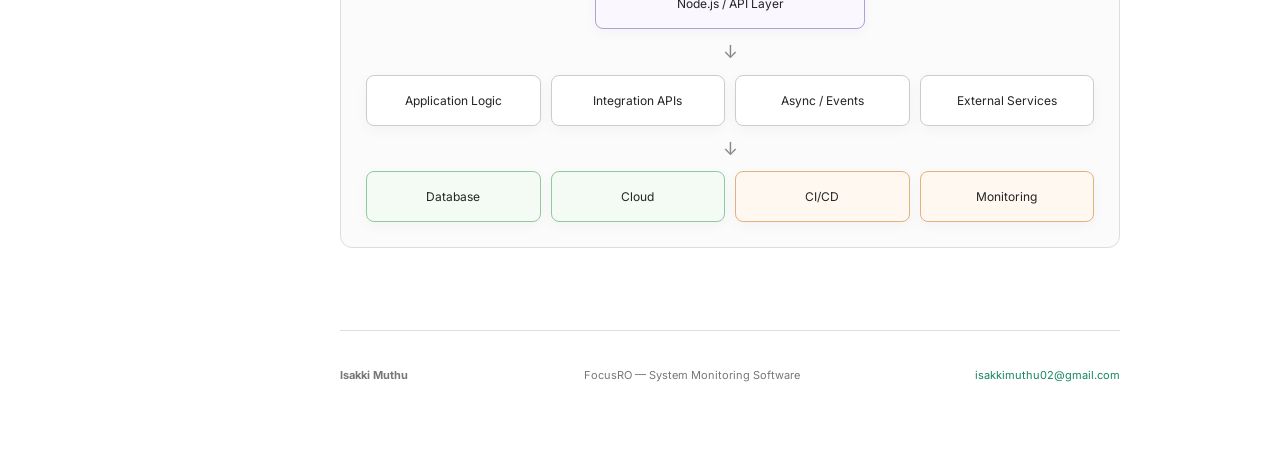
<file: projects/focusro.html>
<!doctype html><html><head><meta charset="utf-8"><meta name="viewport" content="width=device-width,initial-scale=1"><title>FocusRO — System Monitoring Software · Isakki Muthu</title><link rel="stylesheet" href="../styles.css"></head><body>
<header class="top"><a class="logo" href="../index.html">Isakki<span>.dev</span></a><nav><a href="../index.html#projects">All projects</a><a href="../index.html#about">About</a></nav><a class="toplink" href="../index.html">← Main article</a></header>
<section class="intro"><div class="author"><div class="avatar">IM</div><div><b>Isakki Muthu</b><small>Full-Stack Developer · Project Case Study</small></div></div><h1>FocusRO — System Monitoring Software</h1><p class="dek">A system monitoring product designed to improve employee productivity and time tracking through automated monitoring and real-time feedback.</p><div class="meta"><span>Project case study</span><span>·</span><span>Portfolio</span></div></section>
<div class="page"><aside class="sidebar"><div class="side-title">CONTENTS</div><a href="#overview">01 Overview</a><a href="#stack">02 Technology</a><a href="#responsibilities">03 Responsibilities</a><a href="#design">04 Proposed design</a></aside>
<article class="article"><section id="overview"><h2>Project Overview</h2><p>A system monitoring product designed to improve employee productivity and time tracking through automated monitoring and real-time feedback.</p><div class="note"><b>Source:</b> Project details and technologies are based on Isakki Muthu's supplied resume.</div></section>
<section id="stack"><h2>Technology Stack</h2><blockquote>Next.js · Redux · Cloud Infrastructure</blockquote></section>
<section id="responsibilities"><h2>Responsibilities</h2><p>Responsibilities include Next.js and Redux development, cloud-based infrastructure/deployment, UI modules, unit testing and application state management.</p></section>
<section id="design"><h2>Proposed High Level Design</h2><p>The following diagram is a portfolio/interview abstraction around the technologies documented for this project; it is not presented as an exact production architecture.</p><div class="arch"><div class="archnode blue">Web / Mobile Client</div><div class="down">↓</div><div class="archnode purple">Node.js / API Layer</div><div class="down">↓</div><div class="row"><div class="archnode">Application Logic</div><div class="archnode">Integration APIs</div><div class="archnode">Async / Events</div><div class="archnode">External Services</div></div><div class="down">↓</div><div class="row"><div class="archnode green">Database</div><div class="archnode green">Cloud</div><div class="archnode orange">CI/CD</div><div class="archnode orange">Monitoring</div></div></div></section>
<footer><b>Isakki Muthu</b><span>FocusRO — System Monitoring Software</span><a href="mailto:isakkimuthu02@gmail.com">isakkimuthu02@gmail.com</a></footer></article></div><script src="../script.js"></script></body></html>
</file>
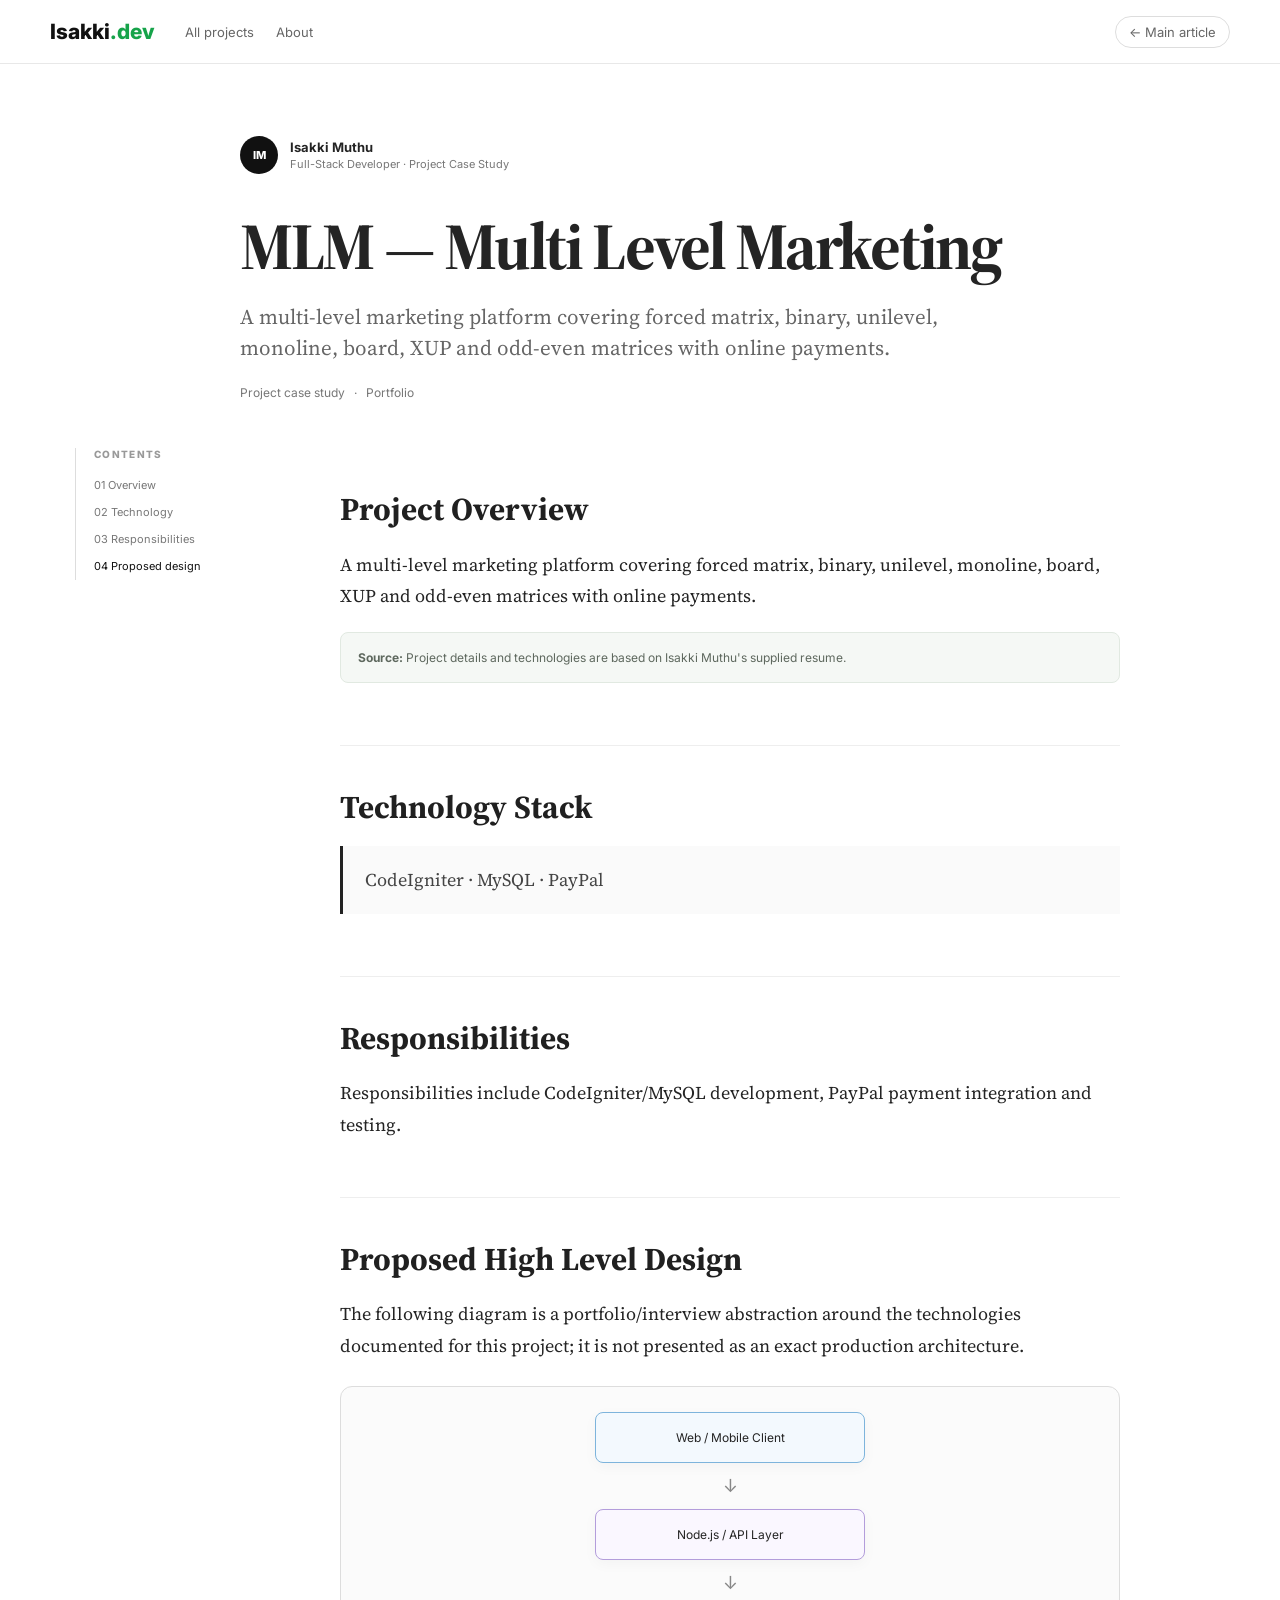
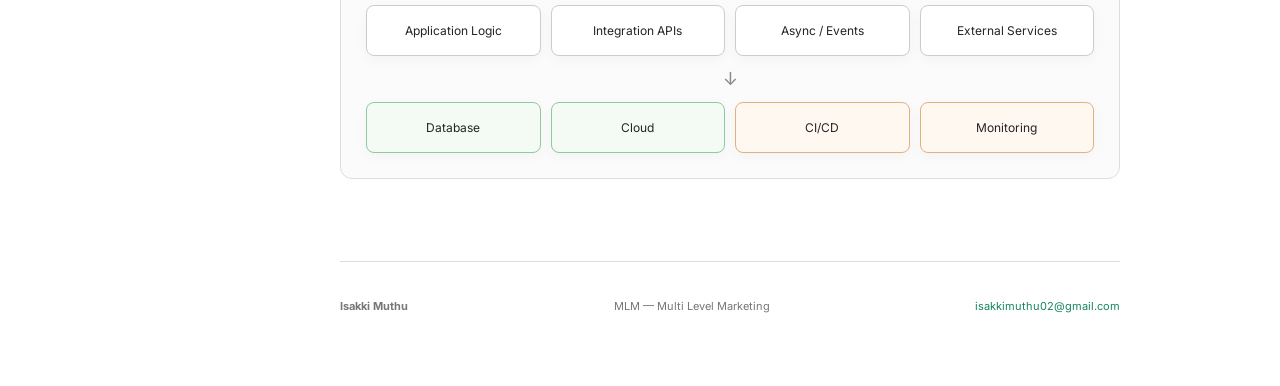
<file: projects/mlm.html>
<!doctype html><html><head><meta charset="utf-8"><meta name="viewport" content="width=device-width,initial-scale=1"><title>MLM — Multi Level Marketing · Isakki Muthu</title><link rel="stylesheet" href="../styles.css"></head><body>
<header class="top"><a class="logo" href="../index.html">Isakki<span>.dev</span></a><nav><a href="../index.html#projects">All projects</a><a href="../index.html#about">About</a></nav><a class="toplink" href="../index.html">← Main article</a></header>
<section class="intro"><div class="author"><div class="avatar">IM</div><div><b>Isakki Muthu</b><small>Full-Stack Developer · Project Case Study</small></div></div><h1>MLM — Multi Level Marketing</h1><p class="dek">A multi-level marketing platform covering forced matrix, binary, unilevel, monoline, board, XUP and odd-even matrices with online payments.</p><div class="meta"><span>Project case study</span><span>·</span><span>Portfolio</span></div></section>
<div class="page"><aside class="sidebar"><div class="side-title">CONTENTS</div><a href="#overview">01 Overview</a><a href="#stack">02 Technology</a><a href="#responsibilities">03 Responsibilities</a><a href="#design">04 Proposed design</a></aside>
<article class="article"><section id="overview"><h2>Project Overview</h2><p>A multi-level marketing platform covering forced matrix, binary, unilevel, monoline, board, XUP and odd-even matrices with online payments.</p><div class="note"><b>Source:</b> Project details and technologies are based on Isakki Muthu's supplied resume.</div></section>
<section id="stack"><h2>Technology Stack</h2><blockquote>CodeIgniter · MySQL · PayPal</blockquote></section>
<section id="responsibilities"><h2>Responsibilities</h2><p>Responsibilities include CodeIgniter/MySQL development, PayPal payment integration and testing.</p></section>
<section id="design"><h2>Proposed High Level Design</h2><p>The following diagram is a portfolio/interview abstraction around the technologies documented for this project; it is not presented as an exact production architecture.</p><div class="arch"><div class="archnode blue">Web / Mobile Client</div><div class="down">↓</div><div class="archnode purple">Node.js / API Layer</div><div class="down">↓</div><div class="row"><div class="archnode">Application Logic</div><div class="archnode">Integration APIs</div><div class="archnode">Async / Events</div><div class="archnode">External Services</div></div><div class="down">↓</div><div class="row"><div class="archnode green">Database</div><div class="archnode green">Cloud</div><div class="archnode orange">CI/CD</div><div class="archnode orange">Monitoring</div></div></div></section>
<footer><b>Isakki Muthu</b><span>MLM — Multi Level Marketing</span><a href="mailto:isakkimuthu02@gmail.com">isakkimuthu02@gmail.com</a></footer></article></div><script src="../script.js"></script></body></html>
</file>
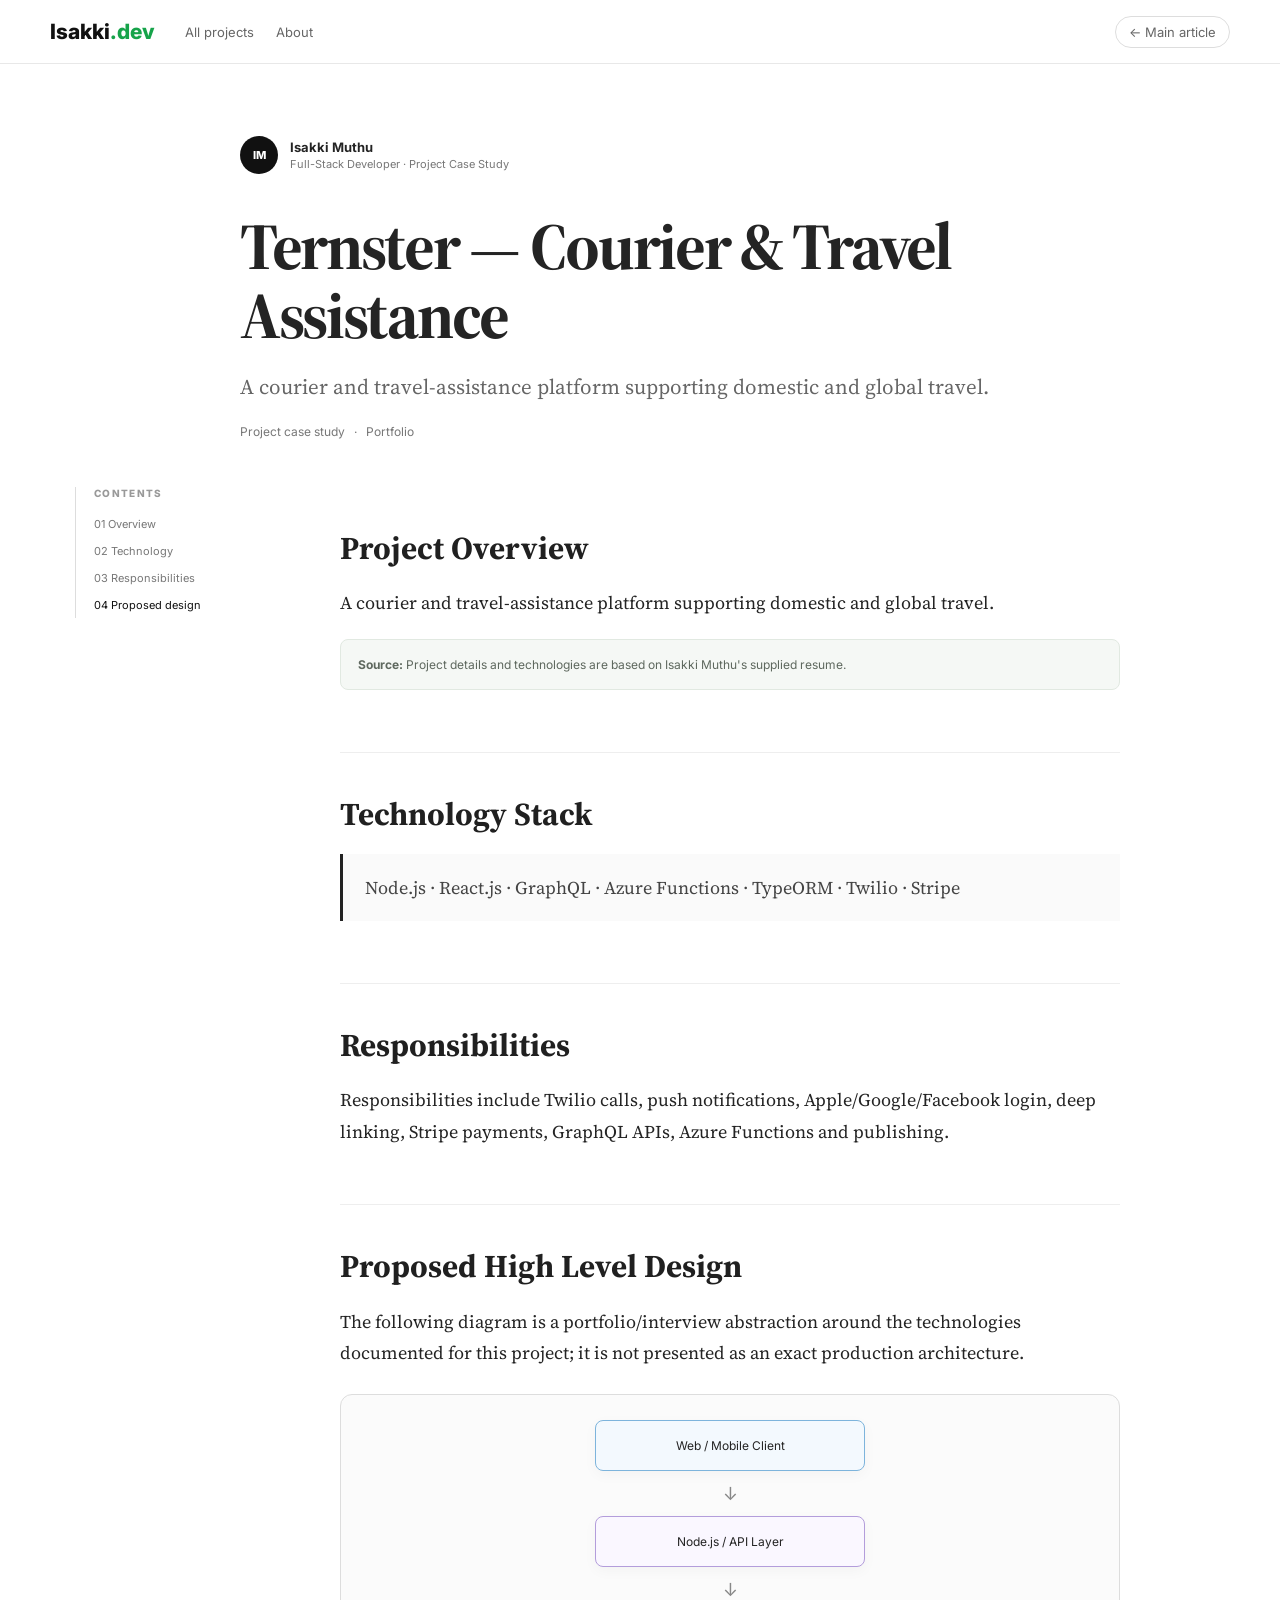
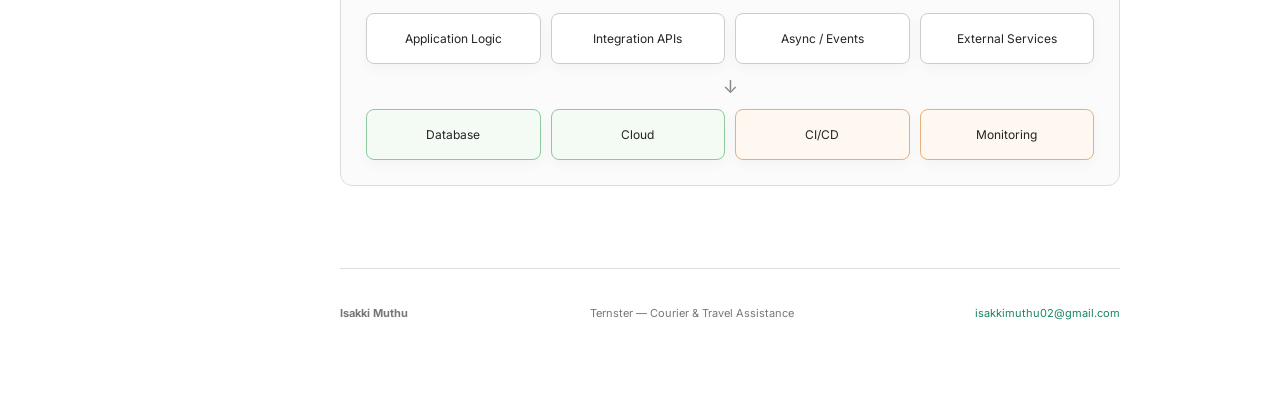
<file: projects/ternster.html>
<!doctype html><html><head><meta charset="utf-8"><meta name="viewport" content="width=device-width,initial-scale=1"><title>Ternster — Courier & Travel Assistance · Isakki Muthu</title><link rel="stylesheet" href="../styles.css"></head><body>
<header class="top"><a class="logo" href="../index.html">Isakki<span>.dev</span></a><nav><a href="../index.html#projects">All projects</a><a href="../index.html#about">About</a></nav><a class="toplink" href="../index.html">← Main article</a></header>
<section class="intro"><div class="author"><div class="avatar">IM</div><div><b>Isakki Muthu</b><small>Full-Stack Developer · Project Case Study</small></div></div><h1>Ternster — Courier & Travel Assistance</h1><p class="dek">A courier and travel-assistance platform supporting domestic and global travel.</p><div class="meta"><span>Project case study</span><span>·</span><span>Portfolio</span></div></section>
<div class="page"><aside class="sidebar"><div class="side-title">CONTENTS</div><a href="#overview">01 Overview</a><a href="#stack">02 Technology</a><a href="#responsibilities">03 Responsibilities</a><a href="#design">04 Proposed design</a></aside>
<article class="article"><section id="overview"><h2>Project Overview</h2><p>A courier and travel-assistance platform supporting domestic and global travel.</p><div class="note"><b>Source:</b> Project details and technologies are based on Isakki Muthu's supplied resume.</div></section>
<section id="stack"><h2>Technology Stack</h2><blockquote>Node.js · React.js · GraphQL · Azure Functions · TypeORM · Twilio · Stripe</blockquote></section>
<section id="responsibilities"><h2>Responsibilities</h2><p>Responsibilities include Twilio calls, push notifications, Apple/Google/Facebook login, deep linking, Stripe payments, GraphQL APIs, Azure Functions and publishing.</p></section>
<section id="design"><h2>Proposed High Level Design</h2><p>The following diagram is a portfolio/interview abstraction around the technologies documented for this project; it is not presented as an exact production architecture.</p><div class="arch"><div class="archnode blue">Web / Mobile Client</div><div class="down">↓</div><div class="archnode purple">Node.js / API Layer</div><div class="down">↓</div><div class="row"><div class="archnode">Application Logic</div><div class="archnode">Integration APIs</div><div class="archnode">Async / Events</div><div class="archnode">External Services</div></div><div class="down">↓</div><div class="row"><div class="archnode green">Database</div><div class="archnode green">Cloud</div><div class="archnode orange">CI/CD</div><div class="archnode orange">Monitoring</div></div></div></section>
<footer><b>Isakki Muthu</b><span>Ternster — Courier & Travel Assistance</span><a href="mailto:isakkimuthu02@gmail.com">isakkimuthu02@gmail.com</a></footer></article></div><script src="../script.js"></script></body></html>
</file>
<file: styles.css>
@import url('https://fonts.googleapis.com/css2?family=Inter:wght@400;500;600;700;800&family=Source+Serif+4:opsz,wght@8..60,400;8..60,600;8..60,700&display=swap');
*{box-sizing:border-box}html{scroll-behavior:smooth}body{margin:0;color:#242424;background:#fff;font-family:Inter,Arial,sans-serif}.top{height:64px;border-bottom:1px solid #e8e8e8;display:flex;align-items:center;padding:0 max(24px,calc((100vw - 1180px)/2));gap:30px;position:sticky;top:0;background:rgba(255,255,255,.96);z-index:5}.logo{font-size:21px;font-weight:800;text-decoration:none;color:#111}.logo span{color:#16a34a}.top nav{display:flex;gap:22px;flex:1}.top nav a,.toplink{font-size:13px;text-decoration:none;color:#666}.toplink{border:1px solid #ddd;border-radius:20px;padding:7px 13px}.intro{max-width:850px;margin:0 auto;padding:72px 25px 48px}.author{display:flex;gap:12px;align-items:center}.avatar{width:38px;height:38px;border-radius:50%;display:grid;place-items:center;background:#111;color:#fff;font-size:11px;font-weight:800}.author b{display:block;font-size:13px}.author small{display:block;color:#777;font-size:11px;margin-top:2px}.intro h1{font-family:"Source Serif 4",Georgia,serif;font-size:clamp(42px,6vw,66px);line-height:1.05;letter-spacing:-.035em;font-weight:700;margin:38px 0 18px}.dek{font-family:"Source Serif 4",Georgia,serif;color:#666;font-size:21px;line-height:1.45;max-width:780px}.meta{color:#777;font-size:12px;display:flex;gap:9px;margin-top:22px}.share{display:flex;gap:15px;align-items:center;margin-top:25px}.share button,.share a{border:1px solid #ddd;background:#fff;padding:9px 14px;border-radius:22px;color:#555;text-decoration:none;font-size:12px;cursor:pointer}.page{max-width:1180px;margin:0 auto;display:grid;grid-template-columns:190px minmax(0,780px);gap:75px;padding:0 25px}.sidebar{position:sticky;top:88px;height:max-content;border-left:1px solid #ddd;padding-left:18px}.side-title{font-size:10px;letter-spacing:.13em;font-weight:800;color:#999;margin-bottom:12px}.sidebar a{display:block;text-decoration:none;color:#777;font-size:11px;padding:6px 0;line-height:1.35}.sidebar a.active,.sidebar a:hover{color:#111}.article{font-family:"Source Serif 4",Georgia,serif;font-size:18px;line-height:1.75}.article section{padding:42px 0;border-top:1px solid #eee}.article section:first-of-type{border-top:0}.article h2{font-size:32px;line-height:1.2;margin:0 0 20px;font-weight:700;color:#202020}.article h3{font-size:22px}.article p{margin:15px 0}.article blockquote{margin:20px 0;padding:18px 22px;border-left:3px solid #222;background:#fafafa;color:#444}.note{font-family:Inter,Arial,sans-serif;background:#f5f8f5;border:1px solid #e1e9e1;padding:15px 17px;border-radius:8px;font-size:12px;line-height:1.6;color:#5e685e;margin:20px 0}.math{font-family:Inter,Arial,sans-serif;display:grid;grid-template-columns:145px 25px 1fr;gap:10px;align-items:center;background:#f7f7f7;border-radius:7px;padding:13px 15px;margin:10px 0;font-size:13px}.math code{color:#444}.diagram{font-family:Inter,Arial,sans-serif}.schema{display:grid;grid-template-columns:repeat(3,1fr);gap:12px;margin:25px 0}.dbbox{border:1px solid #ccc;border-radius:8px;padding:16px;background:#fff;box-shadow:0 3px 15px #00000008}.dbbox b{display:block;font-size:12px}.dbbox small{color:#777;font-size:10px}.api{font-family:Inter,Arial,sans-serif;border:1px solid #ddd;border-radius:8px;overflow:hidden}.api div{display:grid;grid-template-columns:250px 1fr;gap:15px;padding:13px 15px;border-bottom:1px solid #eee;font-size:12px}.api div:last-child{border:0}.api code{color:#087f5b;font-weight:700}.api span{color:#666}.arch{font-family:Inter,Arial,sans-serif;border:1px solid #ddd;background:#fbfbfb;border-radius:12px;padding:25px;text-align:center;margin-top:25px}.archnode{padding:14px 12px;border:1px solid #ccc;background:#fff;border-radius:8px;font-size:12px;box-shadow:0 4px 14px #00000009}.archnode small{font-size:10px;color:#777}.archnode.blue{border-color:#7db4dc;background:#f3f9fe}.archnode.purple{border-color:#b39ddb;background:#faf7ff}.archnode.green{border-color:#8fc99e;background:#f4fbf5}.archnode.orange{border-color:#e3b17d;background:#fff8f1}.arch>.archnode{max-width:270px;margin:0 auto}.down{color:#888;padding:7px}.row{display:grid;grid-template-columns:repeat(4,1fr);gap:10px}.flow{font-family:Inter,Arial,sans-serif;display:flex;flex-direction:column;align-items:center;gap:7px;background:#fafafa;border:1px solid #ddd;border-radius:10px;padding:20px;margin:20px 0}.flow div{width:min(100%,400px);padding:11px;border:1px solid #ccc;background:#fff;border-radius:7px;text-align:center;font-size:12px}.flow span{color:#888}.flow.horizontal{flex-direction:row;justify-content:center;flex-wrap:wrap}.flow.horizontal div{width:auto}.cards{display:grid;grid-template-columns:1fr 1fr;gap:12px;font-family:Inter,Arial,sans-serif}.cards>div{border:1px solid #ddd;border-radius:9px;padding:17px}.cards b{font-size:13px}.cards p{font-family:Inter,Arial,sans-serif;color:#777;font-size:12px;margin:7px 0 0}.numbered{padding-left:25px}.numbered li{padding:5px 0}.projects{display:grid;grid-template-columns:1fr 1fr;gap:12px;font-family:Inter,Arial,sans-serif}.projects a{border:1px solid #ddd;padding:17px;border-radius:9px;text-decoration:none;color:#222;transition:.15s}.projects a:hover{box-shadow:0 6px 20px #0000000d;transform:translateY(-1px)}.projects b{display:block;font-size:14px}.projects small{display:block;color:#777;font-size:11px;margin-top:5px}footer{border-top:1px solid #ddd;margin-top:40px;padding:35px 0 70px;display:flex;gap:18px;justify-content:space-between;color:#777;font-family:Inter,Arial,sans-serif;font-size:11px}footer a{color:#16865d;text-decoration:none}@media(max-width:850px){.page{grid-template-columns:1fr}.sidebar{display:none}.intro{padding-top:50px}.article{font-size:17px}.schema,.row,.cards,.projects{grid-template-columns:1fr}.api div{grid-template-columns:1fr;gap:4px}.math{grid-template-columns:1fr}.top nav{display:none}footer{flex-direction:column}.intro h1{font-size:43px}}
</file>
